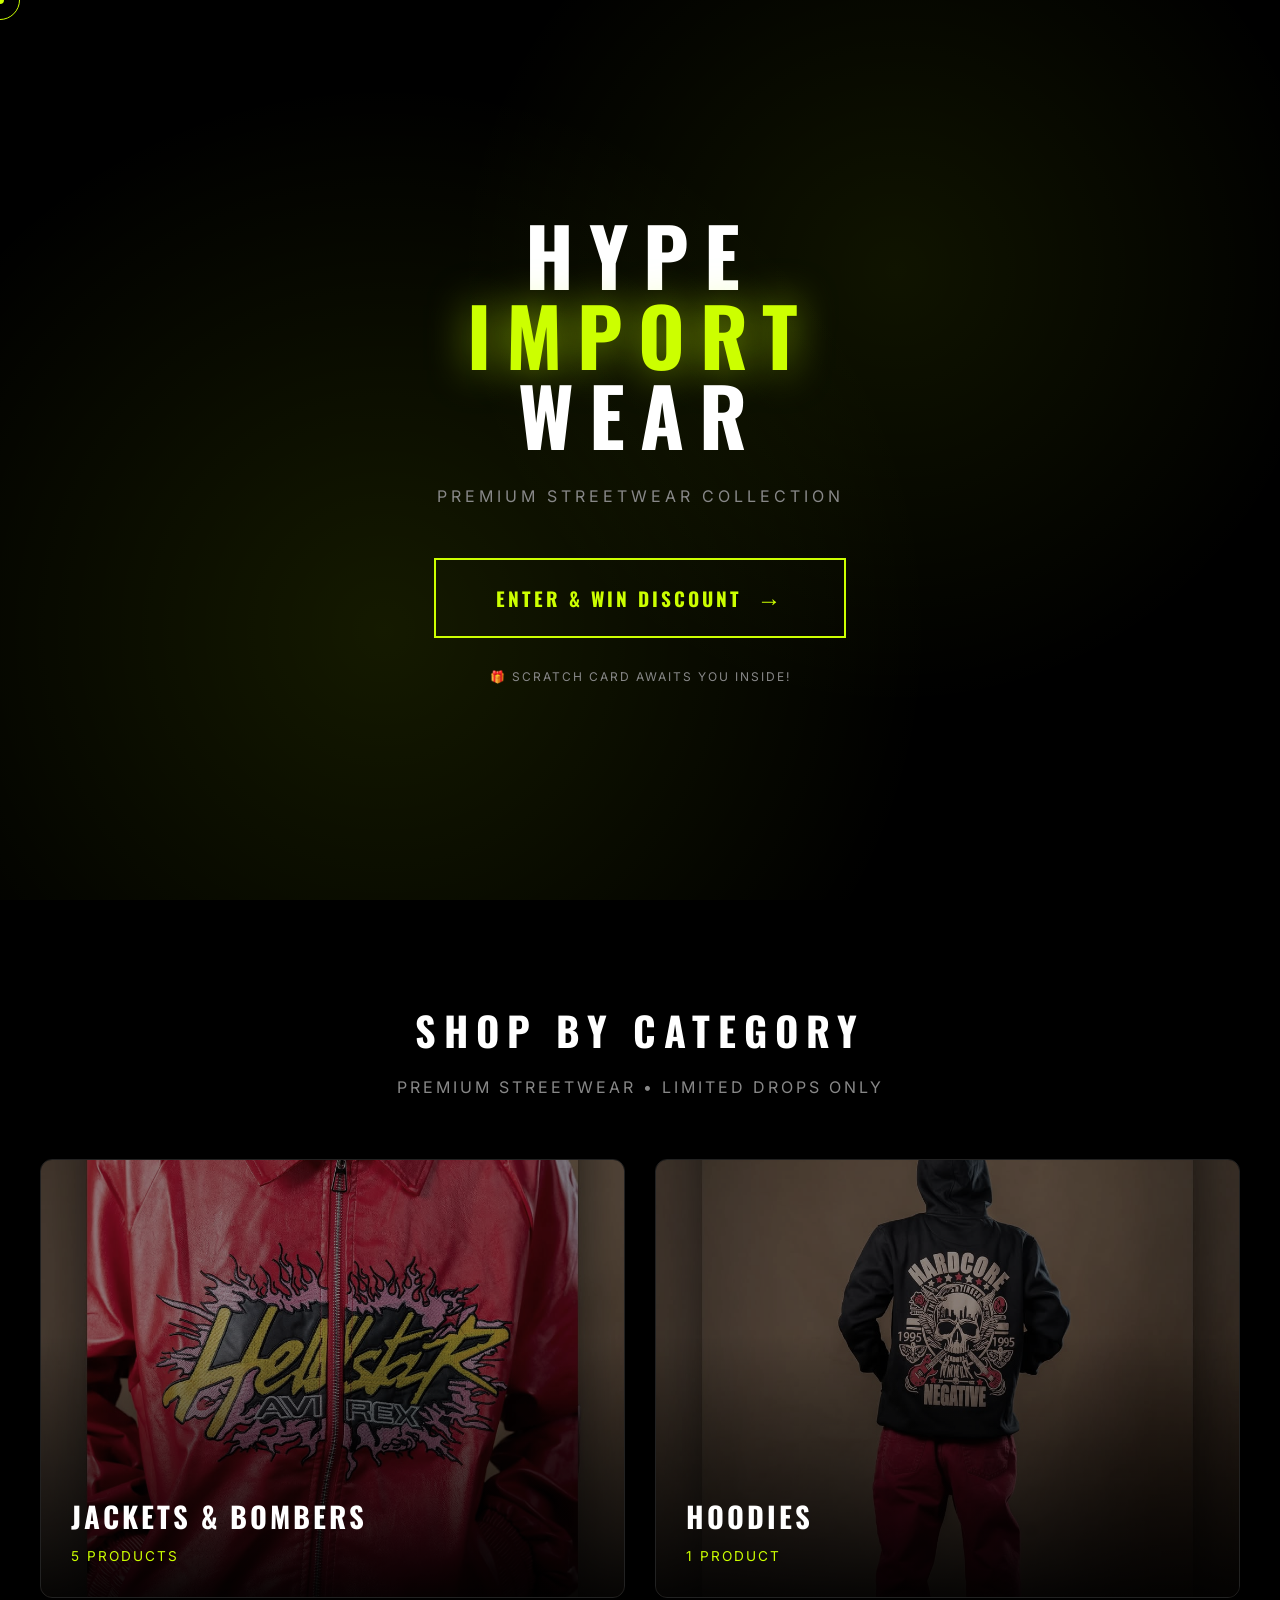
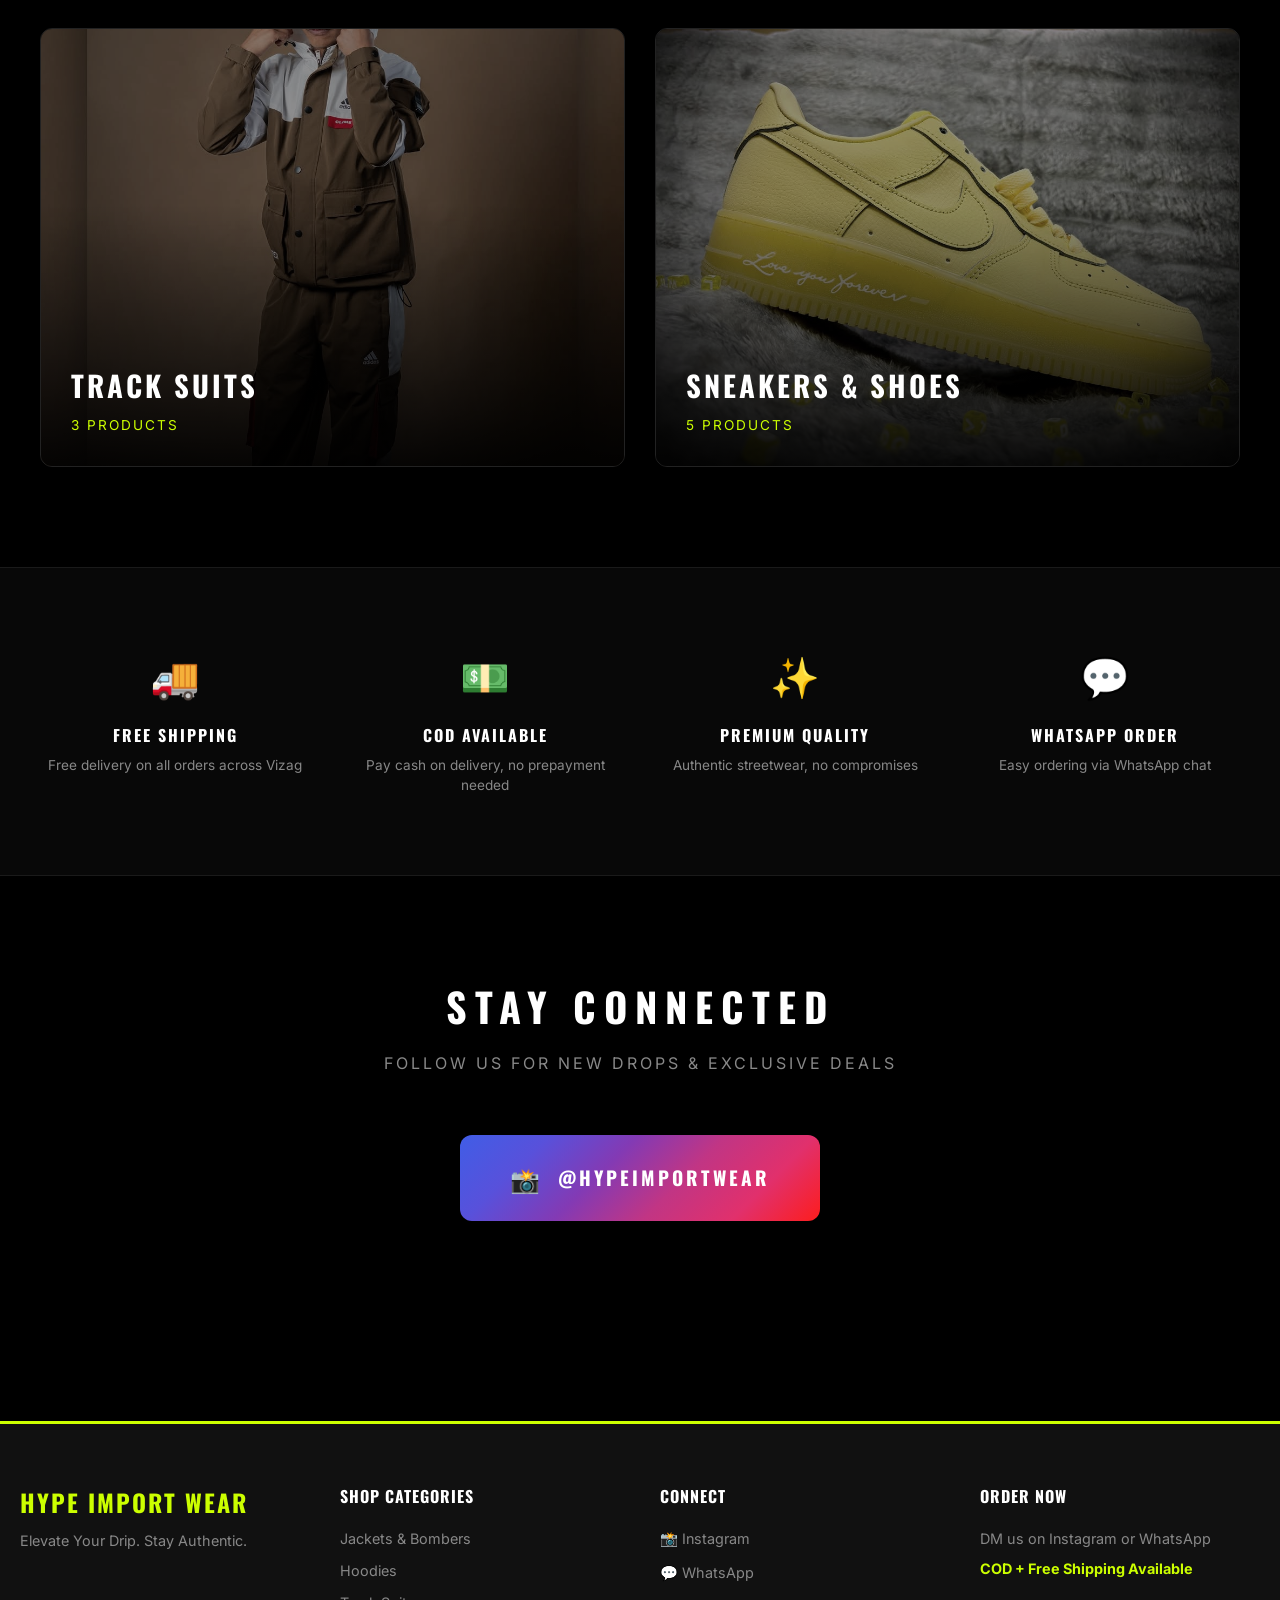
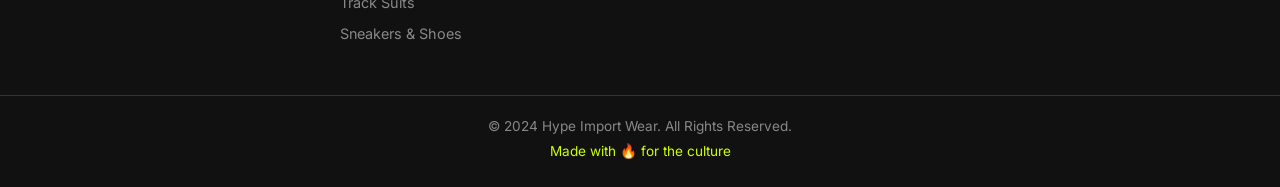
<file: index.html>
<!DOCTYPE html>
<html lang="en">

<head>
    <meta charset="UTF-8">
    <meta name="viewport" content="width=device-width, initial-scale=1.0, maximum-scale=1.0, user-scalable=no">
    <meta name="referrer" content="no-referrer">
    <meta name="mobile-web-app-capable" content="yes">
    <meta name="apple-mobile-web-app-capable" content="yes">
    <meta name="apple-mobile-web-app-status-bar-style" content="black-translucent">
    <title>Hype Import Wear | Elevate Your Drip | Premium Streetwear</title>
    <meta name="description"
        content="Shop premium streetwear at Hype Import Wear. Jackets, hoodies, track suits, and sneakers. COD + Free Shipping available.">
    <link rel="stylesheet" href="css/styles.css">
    <link rel="stylesheet" href="css/product-page.css">
    <link rel="preconnect" href="https://fonts.googleapis.com">
    <link rel="preconnect" href="https://fonts.gstatic.com" crossorigin>
    <link href="https://fonts.googleapis.com/css2?family=Inter:wght@400;700&family=Oswald:wght@500;700&display=swap"
        rel="stylesheet">
    <style>
        /* Landing Page Specific Styles */
        .landing-hero {
            min-height: 100vh;
            display: flex;
            align-items: center;
            justify-content: center;
            text-align: center;
            padding: 120px 20px 80px;
            position: relative;
            background: transparent;
            overflow: hidden;
        }

        .landing-hero::before {
            content: '';
            position: absolute;
            top: 0;
            left: 0;
            right: 0;
            bottom: 0;
            background:
                radial-gradient(circle at 20% 80%, rgba(204, 255, 0, 0.08) 0%, transparent 50%),
                radial-gradient(circle at 80% 20%, rgba(204, 255, 0, 0.05) 0%, transparent 40%);
            pointer-events: none;
        }

        .landing-hero-content {
            position: relative;
            z-index: 2;
            max-width: 900px;
        }

        .landing-logo {
            display: flex;
            flex-direction: column;
            gap: 5px;
            margin-bottom: 30px;
        }

        .landing-logo-line {
            font-family: var(--font-heading);
            font-size: 4rem;
            font-weight: 700;
            letter-spacing: 15px;
            line-height: 1.1;
            color: var(--text-main);
        }

        .landing-logo-line.accent {
            color: var(--primary);
            text-shadow: 0 0 60px rgba(204, 255, 0, 0.4);
        }

        .landing-tagline {
            font-size: 1.2rem;
            color: var(--text-muted);
            letter-spacing: 6px;
            text-transform: uppercase;
            margin-bottom: 50px;
        }

        .landing-cta-group {
            display: flex;
            gap: 20px;
            justify-content: center;
            flex-wrap: wrap;
        }

        .landing-cta {
            display: inline-flex;
            align-items: center;
            gap: 12px;
            padding: 18px 40px;
            font-family: var(--font-heading);
            font-size: 1.1rem;
            font-weight: 700;
            text-transform: uppercase;
            letter-spacing: 3px;
            text-decoration: none;
            border-radius: var(--radius);
            transition: all 0.3s ease;
        }

        .landing-cta-primary {
            background: var(--primary);
            color: var(--bg-dark);
            border: 2px solid var(--primary);
        }

        .landing-cta-primary:hover {
            background: transparent;
            color: var(--primary);
            transform: translateY(-3px);
            box-shadow: 0 10px 30px rgba(204, 255, 0, 0.3);
        }

        .landing-cta-secondary {
            background: transparent;
            color: var(--text-main);
            border: 2px solid #333;
        }

        .landing-cta-secondary:hover {
            border-color: var(--primary);
            color: var(--primary);
            transform: translateY(-3px);
        }

        .scroll-indicator {
            position: absolute;
            bottom: 40px;
            left: 50%;
            transform: translateX(-50%);
            color: var(--text-muted);
            font-size: 0.8rem;
            letter-spacing: 3px;
            text-transform: uppercase;
            animation: bounce 2s infinite;
        }

        .scroll-indicator span {
            display: block;
            margin-top: 10px;
            font-size: 1.5rem;
        }

        @keyframes bounce {

            0%,
            20%,
            50%,
            80%,
            100% {
                transform: translateX(-50%) translateY(0);
            }

            40% {
                transform: translateX(-50%) translateY(-10px);
            }

            60% {
                transform: translateX(-50%) translateY(-5px);
            }
        }

        /* Category Showcase Section */
        .category-showcase {
            padding: 100px 20px;
            background: transparent;
        }

        .section-header {
            text-align: center;
            margin-bottom: 60px;
        }

        .section-title {
            font-family: var(--font-heading);
            font-size: 2.5rem;
            font-weight: 700;
            text-transform: uppercase;
            letter-spacing: 8px;
            color: var(--text-main);
            margin-bottom: 15px;
        }

        .section-subtitle {
            color: var(--text-muted);
            font-size: 1rem;
            letter-spacing: 3px;
            text-transform: uppercase;
        }

        .category-grid {
            display: grid;
            grid-template-columns: repeat(2, 1fr);
            gap: 30px;
            max-width: 1200px;
            margin: 0 auto;
        }

        .category-card {
            position: relative;
            aspect-ratio: 4/3;
            overflow: hidden;
            border-radius: var(--radius);
            border: 1px solid #222;
            cursor: pointer;
            transition: all 0.4s ease;
        }

        .category-card:hover {
            transform: translateY(-10px);
            border-color: var(--primary);
            box-shadow: 0 20px 60px rgba(204, 255, 0, 0.15);
        }

        .category-card-bg {
            position: absolute;
            top: 0;
            left: 0;
            width: 100%;
            height: 100%;
            background-size: cover;
            background-position: center;
            filter: grayscale(30%) brightness(0.6);
            transition: all 0.4s ease;
        }

        .category-card:hover .category-card-bg {
            filter: grayscale(0%) brightness(0.8);
            transform: scale(1.05);
        }

        .category-card-overlay {
            position: absolute;
            top: 0;
            left: 0;
            width: 100%;
            height: 100%;
            background: linear-gradient(180deg, transparent 40%, rgba(0, 0, 0, 0.9) 100%);
        }

        .category-card-content {
            position: absolute;
            bottom: 0;
            left: 0;
            right: 0;
            padding: 30px;
            z-index: 2;
        }

        .category-card-title {
            font-family: var(--font-heading);
            font-size: 1.8rem;
            font-weight: 700;
            text-transform: uppercase;
            letter-spacing: 3px;
            color: var(--text-main);
            margin-bottom: 8px;
        }

        .category-card-count {
            font-size: 0.85rem;
            color: var(--primary);
            letter-spacing: 2px;
            text-transform: uppercase;
        }

        .category-card-arrow {
            position: absolute;
            top: 20px;
            right: 20px;
            width: 50px;
            height: 50px;
            border: 2px solid rgba(255, 255, 255, 0.3);
            border-radius: 50%;
            display: flex;
            align-items: center;
            justify-content: center;
            color: var(--text-main);
            font-size: 1.2rem;
            transition: all 0.3s ease;
            opacity: 0;
            transform: translateX(-10px);
        }

        .category-card:hover .category-card-arrow {
            opacity: 1;
            transform: translateX(0);
            border-color: var(--primary);
            color: var(--primary);
        }

        /* Features Section */
        .features-section {
            padding: 80px 20px;
            background: rgba(10, 10, 10, 0.8);
            border-top: 1px solid #1a1a1a;
            border-bottom: 1px solid #1a1a1a;
        }

        .features-grid {
            display: grid;
            grid-template-columns: repeat(4, 1fr);
            gap: 40px;
            max-width: 1200px;
            margin: 0 auto;
        }

        .feature-item {
            text-align: center;
        }

        .feature-icon {
            font-size: 2.5rem;
            margin-bottom: 15px;
        }

        .feature-title {
            font-family: var(--font-heading);
            font-size: 1rem;
            font-weight: 700;
            text-transform: uppercase;
            letter-spacing: 2px;
            color: var(--text-main);
            margin-bottom: 8px;
        }

        .feature-desc {
            font-size: 0.85rem;
            color: var(--text-muted);
            line-height: 1.5;
        }

        /* Instagram CTA Section */
        .instagram-section {
            padding: 100px 20px;
            text-align: center;
            background: transparent;
        }

        .instagram-cta {
            display: inline-flex;
            align-items: center;
            gap: 15px;
            padding: 25px 50px;
            background: linear-gradient(135deg, #405DE6, #5851DB, #833AB4, #C13584, #E1306C, #FD1D1D);
            border-radius: var(--radius);
            color: white;
            text-decoration: none;
            font-family: var(--font-heading);
            font-size: 1.2rem;
            font-weight: 700;
            text-transform: uppercase;
            letter-spacing: 3px;
            transition: all 0.3s ease;
        }

        .instagram-cta:hover {
            transform: translateY(-5px);
            box-shadow: 0 20px 40px rgba(193, 53, 132, 0.4);
        }

        .instagram-cta-icon {
            font-size: 1.5rem;
        }

        /* Navigation Bar */
        .header-nav {
            position: fixed;
            top: 0;
            left: 0;
            right: 0;
            z-index: 1000;
            background: rgba(0, 0, 0, 0.95);
            backdrop-filter: blur(10px);
            border-bottom: 1px solid rgba(204, 255, 0, 0.1);
        }

        .header-nav-content {
            max-width: 1400px;
            margin: 0 auto;
            display: flex;
            align-items: center;
            justify-content: space-between;
            padding: 12px 20px;
        }

        .nav-logo img {
            height: 45px;
            width: auto;
        }

        .nav-links {
            display: flex;
            align-items: center;
            gap: 8px;
        }

        .nav-link {
            color: var(--text-muted);
            text-decoration: none;
            font-family: var(--font-heading);
            font-size: 0.85rem;
            font-weight: 500;
            text-transform: uppercase;
            letter-spacing: 1px;
            padding: 10px 16px;
            border-radius: var(--radius);
            transition: all 0.3s ease;
        }

        .nav-link:hover {
            color: var(--primary);
            background: rgba(204, 255, 0, 0.1);
        }

        .nav-link.active {
            color: var(--primary);
            background: rgba(204, 255, 0, 0.15);
        }

        .nav-actions {
            display: flex;
            align-items: center;
            gap: 12px;
        }

        .mobile-menu-btn {
            display: none;
            background: transparent;
            border: none;
            color: var(--text-main);
            font-size: 1.5rem;
            cursor: pointer;
            padding: 5px;
        }

        .mobile-nav {
            display: none;
            flex-direction: column;
            background: rgba(0, 0, 0, 0.98);
            border-top: 1px solid rgba(204, 255, 0, 0.1);
            padding: 20px;
        }

        .mobile-nav.show {
            display: flex;
        }

        .mobile-nav-link {
            color: var(--text-muted);
            text-decoration: none;
            font-family: var(--font-heading);
            font-size: 1rem;
            text-transform: uppercase;
            letter-spacing: 2px;
            padding: 15px 0;
            border-bottom: 1px solid rgba(255, 255, 255, 0.05);
            transition: all 0.3s ease;
        }

        .mobile-nav-link:hover,
        .mobile-nav-link.active {
            color: var(--primary);
        }

        .mobile-nav-link:last-child {
            border-bottom: none;
        }

        /* Mobile Responsive */
        @media (max-width: 1024px) {
            .category-grid {
                grid-template-columns: 1fr;
            }

            .nav-links {
                display: none;
            }

            .mobile-menu-btn {
                display: block;
            }
        }

        @media (max-width: 768px) {
            .landing-logo-line {
                font-size: 2.5rem;
                letter-spacing: 8px;
            }

            .landing-tagline {
                font-size: 0.9rem;
                letter-spacing: 3px;
            }

            .landing-cta {
                padding: 15px 30px;
                font-size: 1rem;
            }

            .section-title {
                font-size: 1.8rem;
                letter-spacing: 5px;
            }

            .features-grid {
                grid-template-columns: repeat(2, 1fr);
                gap: 30px;
            }

            .category-card-title {
                font-size: 1.4rem;
            }
        }

        @media (max-width: 480px) {
            .landing-cta-group {
                flex-direction: column;
                width: 100%;
                padding: 0 20px;
            }

            .landing-cta {
                width: 100%;
                justify-content: center;
            }

            .features-grid {
                grid-template-columns: 1fr;
            }
        }

        /* Redesigned Vibe Modal (Glassmorphism) */
        .category-modal-content {
            background: rgba(10, 10, 10, 0.75) !important;
            backdrop-filter: blur(20px) !important;
            -webkit-backdrop-filter: blur(20px) !important;
            border: 1px solid rgba(204, 255, 0, 0.2);
            border-radius: 24px;
            padding: 40px !important;
            max-width: 600px !important;
            box-shadow: 0 40px 100px rgba(0, 0, 0, 0.8), 0 0 40px rgba(204, 255, 0, 0.1);
        }

        .cat-modal-title {
            font-size: 2.5rem;
            margin-bottom: 8px;
            background: linear-gradient(to right, #fff, var(--primary));
            -webkit-background-clip: text;
            background-clip: text;
            -webkit-text-fill-color: transparent;
            text-align: center;
        }

        .cat-modal-subtitle {
            text-align: center;
            margin-bottom: 30px;
            color: var(--text-muted);
            letter-spacing: 2px;
            text-transform: uppercase;
            font-size: 0.9rem;
        }

        .interest-grid {
            display: grid;
            grid-template-columns: repeat(2, 1fr);
            gap: 15px;
            margin-bottom: 30px;
        }

        .vibe-card {
            background: rgba(255, 255, 255, 0.03);
            border: 1px solid rgba(255, 255, 255, 0.08);
            border-radius: 16px;
            padding: 20px;
            text-align: center;
            text-decoration: none;
            transition: all 0.4s cubic-bezier(0.4, 0, 0.2, 1);
            position: relative;
            overflow: hidden;
            display: flex;
            flex-direction: column;
            align-items: center;
            gap: 12px;
        }

        .vibe-card:hover {
            background: rgba(204, 255, 0, 0.08);
            border-color: var(--primary);
            transform: translateY(-8px) scale(1.02);
            box-shadow: 0 20px 40px rgba(0, 0, 0, 0.4);
        }

        .vibe-card-icon {
            font-size: 2rem;
            margin-bottom: 5px;
            transition: transform 0.4s ease;
        }

        .vibe-card:hover .vibe-card-icon {
            transform: scale(1.2) rotate(5deg);
        }

        .vibe-card-label {
            color: #fff;
            font-family: var(--font-heading);
            font-weight: 600;
            letter-spacing: 1px;
            text-transform: uppercase;
            font-size: 0.9rem;
        }

        .vibe-card:hover .vibe-card-label {
            color: var(--primary);
        }

        .browse-all-link {
            display: block;
            text-align: center;
            color: var(--text-muted);
            text-decoration: none;
            font-size: 0.85rem;
            letter-spacing: 2px;
            text-transform: uppercase;
            transition: color 0.3s ease;
            margin-top: 20px;
        }

        .browse-all-link:hover {
            color: var(--primary);
        }

        @media (max-width: 600px) {
            .category-modal-content {
                padding: 30px 20px !important;
                margin: 15px;
                border-radius: 20px;
            }

            .cat-modal-title {
                font-size: 1.8rem;
            }

            .interest-grid {
                grid-template-columns: 1fr;
            }

            .vibe-card {
                padding: 15px;
                flex-direction: row;
                justify-content: flex-start;
            }

            .vibe-card-icon {
                font-size: 1.5rem;
                margin-bottom: 0;
            }
        }
    </style>
</head>

<body>
    <!-- Entry Splash Screen -->
    <div id="splash-screen" class="splash-screen">
        <div class="splash-content">
            <div class="splash-logo">
                <span class="splash-brand">HYPE</span>
                <span class="splash-brand accent">IMPORT</span>
                <span class="splash-brand">WEAR</span>
            </div>
            <p class="splash-tagline">Premium Streetwear Collection</p>
            <button id="enter-site-btn" class="enter-btn">
                <span class="enter-text">ENTER & WIN DISCOUNT</span>
                <span class="enter-icon">→</span>
            </button>
            <p class="splash-hint">🎁 Scratch card awaits you inside!</p>
        </div>
        <div class="splash-overlay"></div>
    </div>

    <!-- Background Effect -->
    <canvas id="bg-canvas"></canvas>

    <!-- Toast Container -->
    <div id="toast-container" class="toast-container"></div>

    <!-- Header with Navigation -->
    <header class="header-nav">
        <div class="header-nav-content">
            <a href="index.html" class="nav-logo">
                <img src="assets/590383713_17843854689654572_6541334605260396577_n.jpg" alt="Hype Import Wear">
            </a>

            <!-- Desktop Navigation -->
            <nav class="nav-links">
                <a href="index.html" class="nav-link active">Home</a>
                <a href="products/jackets.html" class="nav-link">Jackets</a>
                <a href="products/hoodies.html" class="nav-link">Hoodies</a>
                <a href="products/tracksuits.html" class="nav-link">Track Suits</a>
                <a href="products/sneakers.html" class="nav-link">Sneakers</a>
            </nav>

            <div class="nav-actions">
                <button id="wishlist-btn" class="wishlist-btn" onclick="openModal('wishlist-modal')">
                    <span class="wishlist-icon">♡</span>
                    <span id="wishlist-count" class="badge">0</span>
                </button>
                <button id="cart-btn" class="cart-btn" onclick="openModal('cart-modal')">
                    Cart <span id="cart-count" class="badge">0</span>
                </button>

                <!-- Mobile Menu Toggle -->
                <button class="mobile-menu-btn" onclick="toggleMobileMenu()">
                    <span class="menu-icon">☰</span>
                </button>
            </div>
        </div>

        <!-- Mobile Navigation -->
        <nav class="mobile-nav hidden" id="mobile-nav">
            <a href="index.html" class="mobile-nav-link active">Home</a>
            <a href="products/jackets.html" class="mobile-nav-link">Jackets & Bombers</a>
            <a href="products/hoodies.html" class="mobile-nav-link">Hoodies</a>
            <a href="products/tracksuits.html" class="mobile-nav-link">Track Suits</a>
            <a href="products/sneakers.html" class="mobile-nav-link">Sneakers & Shoes</a>
        </nav>
    </header>

    <!-- Hero Section -->
    <section class="landing-hero">
        <div class="landing-hero-content">
            <div class="landing-logo">
                <span class="landing-logo-line">HYPE</span>
                <span class="landing-logo-line accent">IMPORT</span>
                <span class="landing-logo-line">WEAR</span>
            </div>
            <p class="landing-tagline">Elevate Your Drip • Stay Authentic</p>
            <div class="landing-cta-group">
                <a href="#shop" class="landing-cta landing-cta-primary">
                    <span>🔥</span>
                    <span>Shop Now</span>
                </a>
                <a href="https://www.instagram.com/hypeimportwear/" target="_blank"
                    class="landing-cta landing-cta-secondary">
                    <span>📸</span>
                    <span>Follow Us</span>
                </a>
            </div>
        </div>
        <div class="scroll-indicator">
            <span>Scroll</span>
            <span>↓</span>
        </div>
    </section>

    <!-- Category Showcase -->
    <section id="shop" class="category-showcase">
        <div class="section-header">
            <h2 class="section-title">Shop by Category</h2>
            <p class="section-subtitle">Premium Streetwear • Limited Drops Only</p>
        </div>
        <div class="category-grid">
            <a href="products/jackets.html" class="category-card">
                <div class="category-card-bg"
                    style="background-image: url('assets/products/3_hellstar_avirex_bomber/main.jpg')"></div>
                <div class="category-card-overlay"></div>
                <div class="category-card-content">
                    <h3 class="category-card-title">Jackets & Bombers</h3>
                    <p class="category-card-count">5 Products</p>
                </div>
                <div class="category-card-arrow">→</div>
            </a>
            <a href="products/hoodies.html" class="category-card">
                <div class="category-card-bg"
                    style="background-image: url('assets/products/6_heavy_backprint_hoodie/main.jpg')"></div>
                <div class="category-card-overlay"></div>
                <div class="category-card-content">
                    <h3 class="category-card-title">Hoodies</h3>
                    <p class="category-card-count">1 Product</p>
                </div>
                <div class="category-card-arrow">→</div>
            </a>
            <a href="products/tracksuits.html" class="category-card">
                <div class="category-card-bg"
                    style="background-image: url('assets/products/7_adidas_brown_white_set/main.jpg')"></div>
                <div class="category-card-overlay"></div>
                <div class="category-card-content">
                    <h3 class="category-card-title">Track Suits</h3>
                    <p class="category-card-count">3 Products</p>
                </div>
                <div class="category-card-arrow">→</div>
            </a>
            <a href="products/sneakers.html" class="category-card">
                <div class="category-card-bg"
                    style="background-image: url('assets/products/10_nocta_air_force_1/main.jpg')"></div>
                <div class="category-card-overlay"></div>
                <div class="category-card-content">
                    <h3 class="category-card-title">Sneakers & Shoes</h3>
                    <p class="category-card-count">5 Products</p>
                </div>
                <div class="category-card-arrow">→</div>
            </a>
        </div>
    </section>

    <!-- Features Section -->
    <section class="features-section">
        <div class="features-grid">
            <div class="feature-item">
                <div class="feature-icon">🚚</div>
                <h3 class="feature-title">Free Shipping</h3>
                <p class="feature-desc">Free delivery on all orders across Vizag</p>
            </div>
            <div class="feature-item">
                <div class="feature-icon">💵</div>
                <h3 class="feature-title">COD Available</h3>
                <p class="feature-desc">Pay cash on delivery, no prepayment needed</p>
            </div>
            <div class="feature-item">
                <div class="feature-icon">✨</div>
                <h3 class="feature-title">Premium Quality</h3>
                <p class="feature-desc">Authentic streetwear, no compromises</p>
            </div>
            <div class="feature-item">
                <div class="feature-icon">💬</div>
                <h3 class="feature-title">WhatsApp Order</h3>
                <p class="feature-desc">Easy ordering via WhatsApp chat</p>
            </div>
        </div>
    </section>

    <!-- Instagram CTA -->
    <section class="instagram-section">
        <div class="section-header">
            <h2 class="section-title">Stay Connected</h2>
            <p class="section-subtitle">Follow us for new drops & exclusive deals</p>
        </div>
        <a href="https://www.instagram.com/hypeimportwear/" target="_blank" class="instagram-cta">
            <span class="instagram-cta-icon">📸</span>
            <span>@hypeimportwear</span>
        </a>
    </section>

    <!-- Discount FAB -->
    <button id="spin-fab" class="spin-fab hidden" onclick="openModal('spin-modal')">
        <span class="fab-icon">%</span>
        <span class="fab-text">DEAL</span>
    </button>

    <!-- Cart Modal -->
    <div id="cart-modal" class="modal hidden">
        <div class="modal-content cart-content">
            <div class="modal-header">
                <h2>Your Cart</h2>
                <button class="close-btn" onclick="closeModal('cart-modal')">&times;</button>
            </div>
            <div id="cart-items" class="cart-items">
                <p class="empty-msg">Your cart is empty.</p>
            </div>
            <div class="cart-footer">
                <div class="summary">
                    <p>Subtotal: <span id="cart-subtotal">₹0.00</span></p>
                    <p class="discount-row hidden">Discount (<span id="discount-rate">0</span>%): -<span
                            id="discount-amount">₹0.00</span></p>
                    <h3>Total: <span id="cart-total">₹0.00</span></h3>
                </div>
                <button id="checkout-btn" class="btn-primary full-width" onclick="openModal('checkout-modal')">Checkout
                    via WhatsApp</button>
            </div>
        </div>
    </div>

    <!-- Checkout Modal -->
    <div id="checkout-modal" class="modal hidden">
        <div class="modal-content checkout-content">
            <div class="modal-header">
                <h2>Complete Your Order</h2>
                <button class="close-btn" onclick="closeModal('checkout-modal')">&times;</button>
            </div>
            <div class="checkout-form">
                <p class="checkout-subtitle">Enter your details to proceed</p>
                <div id="checkout-error" class="form-error"></div>
                <div class="form-group">
                    <label for="customer-name">Your Name *</label>
                    <input type="text" id="customer-name" class="form-input" placeholder="Enter your full name"
                        required>
                </div>
                <div class="form-group">
                    <label for="customer-phone">Phone Number *</label>
                    <input type="tel" id="customer-phone" class="form-input" inputmode="numeric" maxlength="10"
                        placeholder="Enter your valid mobile number" required pattern="[0-9]{10}">
                    <p class="input-hint">Enter a 10-digit mobile number (numbers only).</p>
                </div>
                <div class="form-group">
                    <label for="customer-address">Delivery Address *</label>
                    <textarea id="customer-address" class="form-input address-input"
                        placeholder="House No, Street, City, Pin Code" required rows="3"></textarea>
                    <p class="input-hint">Include house/flat no., street, city, and PIN for delivery.</p>
                </div>
                <div class="checkout-summary">
                    <p>Items: <span id="checkout-items-count">0</span></p>
                    <p>Total: <span id="checkout-total" class="highlight">₹0</span></p>
                </div>
                <button id="confirm-checkout-btn" class="btn-primary full-width">Send Order via WhatsApp</button>
            </div>
        </div>
    </div>

    <!-- Scratch Card Modal -->
    <div id="spin-modal" class="modal hidden">
        <div class="modal-content scratch-content">
            <div class="modal-header">
                <h2>SCRATCH & WIN</h2>
                <button class="close-btn" onclick="closeModal('spin-modal')">&times;</button>
            </div>
            <p class="scratch-subtitle">SCRATCH THE CARD TO REVEAL YOUR DISCOUNT</p>
            <div class="scratch-card-container">
                <div class="scratch-card">
                    <div class="scratch-prize">
                        <span class="prize-amount">10%</span>
                        <span class="prize-text">OFF</span>
                    </div>
                    <canvas id="scratch-canvas"></canvas>
                </div>
            </div>
            <p id="spin-result" class="scratch-result"></p>
            <div id="scratch-cta" class="scratch-actions">
                <p class="scratch-note">Tap below to lock in your discount before you pick a vibe.</p>
                <button id="apply-discount-btn" class="btn-primary full-width">Apply 10% and continue</button>
            </div>
        </div>
    </div>

    <!-- Wishlist Modal -->
    <div id="wishlist-modal" class="modal hidden">
        <div class="modal-content wishlist-content">
            <div class="modal-header">
                <h2>Your Wishlist</h2>
                <button class="close-btn" onclick="closeModal('wishlist-modal')">&times;</button>
            </div>
            <div id="wishlist-items" class="wishlist-items">
                <p class="empty-msg">Your wishlist is empty. ♡</p>
            </div>
        </div>
    </div>

    <!-- Category Selection Modal (Onboarding) -->
    <div id="category-modal" class="modal hidden">
        <div class="modal-content category-modal-content">
            <div class="category-selection-body">
                <h2 class="cat-modal-title">WHAT'S YOUR VIBE?</h2>
                <p class="cat-modal-subtitle">Pick a category to start your haul</p>
                <div id="interest-selection" class="interest-grid">
                    <a href="products/jackets.html" class="vibe-card">
                        <span class="vibe-card-icon">🧥</span>
                        <span class="vibe-card-label">Jackets & Bombers</span>
                    </a>
                    <a href="products/hoodies.html" class="vibe-card">
                        <span class="vibe-card-icon">👕</span>
                        <span class="vibe-card-label">Hoodies</span>
                    </a>
                    <a href="products/tracksuits.html" class="vibe-card">
                        <span class="vibe-card-icon">👟</span>
                        <span class="vibe-card-label">Track Suits</span>
                    </a>
                    <a href="products/sneakers.html" class="vibe-card">
                        <span class="vibe-card-icon">🔥</span>
                        <span class="vibe-card-label">Sneakers & Shoes</span>
                    </a>
                </div>
                <button id="confirm-interests-btn" class="btn-primary full-width"
                    onclick="closeModal('category-modal')">EXPLORE ALL DROPS</button>
                <a href="#" class="browse-all-link" onclick="closeModal('category-modal'); return false;">Just browsing
                    for now</a>
            </div>
        </div>
    </div>

    <!-- Back to Top Button -->
    <button id="back-to-top" class="back-to-top hidden" onclick="window.scrollTo({top:0, behavior:'smooth'})">
        <span class="btt-icon">↑</span>
        <span class="btt-text">TOP</span>
    </button>

    <!-- Custom Cursor -->
    <div class="cursor-dot"></div>
    <div class="cursor-outline"></div>

    <!-- Footer -->
    <footer class="footer">
        <div class="container footer-content">
            <div class="footer-brand">
                <h3 class="footer-logo">HYPE IMPORT WEAR</h3>
                <p class="footer-tagline">Elevate Your Drip. Stay Authentic.</p>
            </div>
            <div class="footer-links">
                <h4>Shop Categories</h4>
                <a href="products/jackets.html">Jackets & Bombers</a>
                <a href="products/hoodies.html">Hoodies</a>
                <a href="products/tracksuits.html">Track Suits</a>
                <a href="products/sneakers.html">Sneakers & Shoes</a>
            </div>
            <div class="footer-social">
                <h4>Connect</h4>
                <a href="https://www.instagram.com/hypeimportwear/" target="_blank" class="social-link">📸 Instagram</a>
                <a href="https://wa.me/918309223139" target="_blank" class="social-link">💬 WhatsApp</a>
            </div>
            <div class="footer-contact">
                <h4>Order Now</h4>
                <p>DM us on Instagram or WhatsApp</p>
                <p class="highlight">COD + Free Shipping Available</p>
            </div>
        </div>
        <div class="footer-bottom">
            <p>© 2024 Hype Import Wear. All Rights Reserved.</p>
            <p class="made-with">Made with 🔥 for the culture</p>
        </div>
    </footer>

    <!-- Scripts -->
    <script src="js/products-data.js"></script>
    <script src="js/cart.js"></script>
    <script>
        // Modal functions
        function openModal(modalId) {
            const modal = document.getElementById(modalId);
            if (modal) {
                modal.classList.remove('hidden');
                document.body.style.overflow = 'hidden';
            }
        }

        function closeModal(modalId) {
            const modal = document.getElementById(modalId);
            if (modal) {
                modal.classList.add('hidden');
                document.body.style.overflow = '';
            }
        }

        // Close modal when clicking outside
        document.addEventListener('click', (e) => {
            if (e.target.classList.contains('modal')) {
                e.target.classList.add('hidden');
                document.body.style.overflow = '';
            }
        });

        // ESC Key to close modals
        document.addEventListener('keydown', (e) => {
            if (e.key === 'Escape') {
                const openModals = document.querySelectorAll('.modal:not(.hidden)');
                openModals.forEach(modal => {
                    modal.classList.add('hidden');
                });
                document.body.style.overflow = '';
            }
        });

        // Splash Screen Logic
        const splashScreen = document.getElementById('splash-screen');
        const enterBtn = document.getElementById('enter-site-btn');
        const spinModal = document.getElementById('spin-modal');
        const spinFab = document.getElementById('spin-fab');

        // Mobile Menu Toggle
        function toggleMobileMenu() {
            const mobileNav = document.getElementById('mobile-nav');
            const menuBtn = document.querySelector('.mobile-menu-btn .menu-icon');
            mobileNav.classList.toggle('show');
            mobileNav.classList.toggle('hidden');
            menuBtn.textContent = mobileNav.classList.contains('show') ? '✕' : '☰';
        }
        window.toggleMobileMenu = toggleMobileMenu;

        // Check if already entered this session
        if (sessionStorage.getItem('hype_hasEntered') === 'true') {
            splashScreen.classList.add('hidden');
            // If they already entered, we still show the vibe modal on reload to ensure "poping everutime"
            // but after a slight delay so it's not jarring
            setTimeout(() => openModal('category-modal'), 800);
        }

        enterBtn.addEventListener('click', () => {
            splashScreen.classList.add('hidden');
            sessionStorage.setItem('hype_hasEntered', 'true');

            // Always show category selection modal first when entering
            setTimeout(() => openModal('category-modal'), 500);
        });

        // Toggle FAB visibility based on spin status
        if (localStorage.getItem('neon_hasSpun') !== 'true') {
            spinFab.classList.remove('hidden');
        }

        // Scratch Card Logic
        let scratchCanvas, scratchCtx, isScratching = false;

        function initScratchCard() {
            scratchCanvas = document.getElementById('scratch-canvas');
            if (!scratchCanvas) return;

            scratchCtx = scratchCanvas.getContext('2d');
            const container = scratchCanvas.parentElement;
            scratchCanvas.width = container.offsetWidth;
            scratchCanvas.height = container.offsetHeight;

            // Draw scratch surface
            const w = scratchCanvas.width;
            const h = scratchCanvas.height;

            const gradient = scratchCtx.createLinearGradient(0, 0, w, h);
            gradient.addColorStop(0, '#3a3a3a');
            gradient.addColorStop(0.5, '#5a5a5a');
            gradient.addColorStop(1, '#3a3a3a');

            scratchCtx.fillStyle = gradient;
            scratchCtx.fillRect(0, 0, w, h);

            scratchCtx.fillStyle = '#ccff00';
            scratchCtx.font = '900 18px Oswald, sans-serif';
            scratchCtx.textAlign = 'center';
            scratchCtx.textBaseline = 'middle';
            scratchCtx.fillText('SCRATCH HERE', w / 2, h / 2);

            // Event listeners
            scratchCanvas.addEventListener('mousedown', () => isScratching = true);
            scratchCanvas.addEventListener('mouseup', () => isScratching = false);
            scratchCanvas.addEventListener('mouseleave', () => isScratching = false);
            scratchCanvas.addEventListener('mousemove', scratch);

            scratchCanvas.addEventListener('touchstart', (e) => { e.preventDefault(); isScratching = true; });
            scratchCanvas.addEventListener('touchend', () => isScratching = false);
            scratchCanvas.addEventListener('touchmove', scratchTouch);
        }

        function scratch(e) {
            if (!isScratching || localStorage.getItem('neon_hasSpun') === 'true') return;
            const rect = scratchCanvas.getBoundingClientRect();
            const x = e.clientX - rect.left;
            const y = e.clientY - rect.top;
            scratchAt(x, y);
        }

        function scratchTouch(e) {
            e.preventDefault();
            if (!isScratching || localStorage.getItem('neon_hasSpun') === 'true') return;
            const touch = e.touches[0];
            const rect = scratchCanvas.getBoundingClientRect();
            const x = touch.clientX - rect.left;
            const y = touch.clientY - rect.top;
            scratchAt(x, y);
        }

        function scratchAt(x, y) {
            scratchCtx.globalCompositeOperation = 'destination-out';
            scratchCtx.beginPath();
            scratchCtx.arc(x, y, 25, 0, Math.PI * 2);
            scratchCtx.fill();

            checkScratchProgress();
        }

        function checkScratchProgress() {
            if (localStorage.getItem('neon_hasSpun') === 'true') return;

            const imageData = scratchCtx.getImageData(0, 0, scratchCanvas.width, scratchCanvas.height);
            const pixels = imageData.data;
            let transparentPixels = 0;

            for (let i = 3; i < pixels.length; i += 4) {
                if (pixels[i] < 128) transparentPixels++;
            }

            const percent = (transparentPixels / (pixels.length / 4)) * 100;

            if (percent > 50) {
                revealPrize();
            }
        }

        function revealPrize() {
            if (localStorage.getItem('neon_hasSpun') === 'true') return;

            scratchCtx.clearRect(0, 0, scratchCanvas.width, scratchCanvas.height);
            document.getElementById('spin-result').innerText = 'YOU WON 10% OFF!';

            localStorage.setItem('neon_hasSpun', 'true');
            localStorage.setItem('neon_discount', '10');

            setTimeout(() => {
                closeModal('spin-modal');
                spinFab.classList.add('hidden');
                // Show category selection modal
                openModal('category-modal');
            }, 1500);
        }

        // Initialize
        document.addEventListener('DOMContentLoaded', () => {
            CartManager.init();
            initScratchCard();

            // Update cart UI
            updateCartUI();

            // Checkout button
            const confirmBtn = document.getElementById('confirm-checkout-btn');
            if (confirmBtn) {
                confirmBtn.onclick = () => {
                    const name = document.getElementById('customer-name').value.trim();
                    const phone = document.getElementById('customer-phone').value.trim();
                    const address = document.getElementById('customer-address').value.trim();

                    if (!name || !phone || !address) {
                        alert('Please fill all fields');
                        return;
                    }

                    CartManager.checkout(name, phone, address);
                };
            }

            // Back to top
            window.addEventListener('scroll', () => {
                const btn = document.getElementById('back-to-top');
                if (window.scrollY > 500) {
                    btn.classList.remove('hidden');
                } else {
                    btn.classList.add('hidden');
                }
            });

            // Sync wishlist and cart on boot
            updateCartUI();
            updateWishlistUI();
        });

        // Resolve Path Helper (Root Context)
        function resolvePath(path) {
            return path; // On index.html, paths are already relative to root
        }

        // Update Cart UI function
        function updateCartUI() {
            const cart = CartManager.getCart();
            const cartItemsContainer = document.getElementById('cart-items');
            const cartSubtotal = document.getElementById('cart-subtotal');
            const cartTotal = document.getElementById('cart-total');
            const discountRow = document.querySelector('.discount-row');

            if (cart.length === 0) {
                cartItemsContainer.innerHTML = '<p class="empty-msg">Your cart is empty.</p>';
            } else {
                cartItemsContainer.innerHTML = cart.map(item => `
                    <div class="cart-item">
                        <img src="${resolvePath(item.img)}" alt="${item.title}" class="cart-item-img">
                        <div class="cart-item-details">
                            <h4>${item.title}</h4>
                            <p class="cart-variant">Size: ${item.selectedSize}</p>
                            <p>₹${item.price} x ${item.qty}</p>
                        </div>
                        <div class="cart-controls">
                            <button onclick="updateQty('${item.cartId}', -1)">-</button>
                            <span>${item.qty}</span>
                            <button onclick="updateQty('${item.cartId}', 1)">+</button>
                        </div>
                    </div>
                `).join('');
            }

            const subtotal = CartManager.getSubtotal();
            const discount = CartManager.getDiscount();
            const discountValue = subtotal * discount / 100;
            const total = subtotal - discountValue;

            if (cartSubtotal) cartSubtotal.innerText = `₹${subtotal.toFixed(2)}`;
            if (cartTotal) cartTotal.innerText = `₹${total.toFixed(2)}`;

            if (discount > 0 && discountRow) {
                discountRow.classList.remove('hidden');
                document.getElementById('discount-rate').innerText = discount;
                document.getElementById('discount-amount').innerText = `₹${discountValue.toFixed(2)}`;
            } else if (discountRow) {
                discountRow.classList.add('hidden');
            }

            const itemsCount = document.getElementById('checkout-items-count');
            const checkoutTotal = document.getElementById('checkout-total');
            if (itemsCount) itemsCount.innerText = CartManager.getTotalItems();
            if (checkoutTotal) checkoutTotal.innerText = `₹${total.toFixed(0)}`;
        }

        // Update Wishlist UI function
        function updateWishlistUI() {
            const wishlist = CartManager.getWishlist();
            const container = document.getElementById('wishlist-items');
            if (!container) return;

            if (wishlist.length === 0) {
                container.innerHTML = '<p class="empty-msg">Your wishlist is empty. ♡</p>';
            } else {
                // We need productsData to find titles/images
                const wishlistProducts = wishlist.map(id => productsData.find(p => p.id === id)).filter(p => p);
                container.innerHTML = wishlistProducts.map(product => `
                    <div class="wishlist-item">
                        <img src="${resolvePath(product.img)}" alt="${product.title}" class="wishlist-item-img">
                        <div class="wishlist-item-details">
                            <h4>${product.title}</h4>
                            <p>₹${product.price}</p>
                        </div>
                        <button class="wishlist-remove" onclick="toggleWishlist(${product.id})">×</button>
                    </div>
                `).join('');
            }
        }

        // Toggle Wishlist global bridge
        function toggleWishlist(productId) {
            CartManager.toggleWishlist(productId);
            updateWishlistUI();

            // Show toast feedback
            const isNowInWishlist = CartManager.isInWishlist(productId);
            showToast(
                isNowInWishlist ? 'Added to wishlist!' : 'Removed from wishlist',
                isNowInWishlist ? 'success' : 'info'
            );
        }

        // Toast notification (Root)
        function showToast(message, type = 'info') {
            let container = document.getElementById('toast-container');
            if (!container) {
                container = document.createElement('div');
                container.id = 'toast-container';
                container.className = 'toast-container';
                document.body.appendChild(container);
            }

            const toast = document.createElement('div');
            toast.className = `toast toast-${type}`;
            toast.innerHTML = `
                <span class="toast-message">${message}</span>
                <button class="toast-close" onclick="this.parentElement.remove()">×</button>
            `;

            container.appendChild(toast);

            // Auto remove after 5 seconds for better visibility
            setTimeout(() => {
                toast.classList.add('toast-fade');
                setTimeout(() => toast.remove(), 300);
            }, 5000);
        }

        function updateQty(cartId, change) {
            CartManager.updateQty(cartId, change);
            updateCartUI();
        }
    </script>
    <!-- Landing Page Effects Script -->
    <script src="js/landing.js"></script>
</body>

</html>
</file>
<file: css/styles.css>
:root {
    --bg-dark: #000000;
    /* Deep Black */
    --bg-card: #111111;
    --text-main: #ffffff;
    --text-muted: #888888;
    --primary: #ccff00;
    /* Neon Lime Green */
    --secondary: #ffffff;
    /* White Accent */
    --accent: #333333;
    /* Muted Gray */
    --shadow: 0 10px 40px rgba(0, 0, 0, 0.4);
    /* Soft shadow */
    --radius: 12px;
    /* Smooth corners */
    --font-heading: 'Oswald', sans-serif;
    --font-body: 'Inter', sans-serif;
}

* {
    margin: 0;
    padding: 0;
    box-sizing: border-box;
}

body {
    background-color: var(--bg-dark);
    color: var(--text-main);
    font-family: var(--font-body);
    line-height: 1.5;
}

/* =========================================
   SPLASH SCREEN / ENTRY
   ========================================= */
.splash-screen {
    position: fixed;
    top: 0;
    left: 0;
    width: 100%;
    height: 100%;
    background: var(--bg-dark);
    z-index: 10000;
    display: flex;
    align-items: center;
    justify-content: center;
    transition: opacity 0.5s ease, visibility 0.5s ease;
}

.splash-screen.hidden {
    opacity: 0;
    visibility: hidden;
    pointer-events: none;
}

.splash-overlay {
    position: absolute;
    top: 0;
    left: 0;
    width: 100%;
    height: 100%;
    background:
        radial-gradient(circle at 30% 70%, rgba(204, 255, 0, 0.1) 0%, transparent 50%),
        radial-gradient(circle at 70% 30%, rgba(204, 255, 0, 0.08) 0%, transparent 40%);
    pointer-events: none;
}

#bg-canvas {
    position: fixed;
    top: 0;
    left: 0;
    width: 100%;
    height: 100%;
    z-index: -1;
    pointer-events: none;
    background: var(--bg-dark);
}

.splash-content {
    position: relative;
    z-index: 2;
    text-align: center;
    padding: 40px;
}

.splash-logo {
    display: flex;
    flex-direction: column;
    align-items: center;
    gap: 0;
    margin-bottom: 30px;
}

.splash-brand {
    font-family: var(--font-heading);
    font-size: 5rem;
    font-weight: 700;
    letter-spacing: 15px;
    line-height: 1;
    color: var(--text-main);
    animation: fadeInUp 0.8s ease forwards;
    opacity: 0;
}

.splash-brand:nth-child(1) {
    animation-delay: 0.2s;
}

.splash-brand:nth-child(2) {
    animation-delay: 0.4s;
}

.splash-brand:nth-child(3) {
    animation-delay: 0.6s;
}

.splash-brand.accent {
    color: var(--primary);
    text-shadow: 0 0 40px rgba(204, 255, 0, 0.6);
}

.splash-tagline {
    font-family: var(--font-body);
    font-size: 1rem;
    color: var(--text-muted);
    letter-spacing: 4px;
    text-transform: uppercase;
    margin-bottom: 50px;
    animation: fadeInUp 0.8s ease 0.8s forwards;
    opacity: 0;
}

.enter-btn {
    background: transparent;
    border: 2px solid var(--primary);
    color: var(--primary);
    padding: 20px 60px;
    font-family: var(--font-heading);
    font-size: 1.2rem;
    font-weight: 700;
    letter-spacing: 3px;
    cursor: pointer;
    transition: all 0.3s ease;
    display: inline-flex;
    align-items: center;
    gap: 15px;
    animation: fadeInUp 0.8s ease 1s forwards, pulse 2s ease-in-out 2s infinite;
    opacity: 0;
}

.enter-btn:hover {
    background: var(--primary);
    color: var(--bg-dark);
    box-shadow: 0 0 30px rgba(204, 255, 0, 0.5), 8px 8px 0 var(--text-main);
    transform: translate(-4px, -4px);
}

.enter-icon {
    font-size: 1.5rem;
    transition: transform 0.3s ease;
}

.enter-btn:hover .enter-icon {
    transform: translateX(5px);
}

.splash-hint {
    margin-top: 30px;
    font-size: 0.75rem;
    color: var(--text-muted);
    letter-spacing: 2px;
    text-transform: uppercase;
    animation: fadeInUp 0.8s ease 1.2s forwards;
    opacity: 0;
}

@keyframes fadeInUp {
    from {
        opacity: 0;
        transform: translateY(30px);
    }

    to {
        opacity: 1;
        transform: translateY(0);
    }
}

@keyframes pulse {

    0%,
    100% {
        box-shadow: 0 0 0 0 rgba(204, 255, 0, 0.4);
    }

    50% {
        box-shadow: 0 0 20px 10px rgba(204, 255, 0, 0.2);
    }
}

/* Fullscreen mode */
body.fullscreen-mode {
    overflow-x: hidden;
}



.container {
    max-width: 1400px;
    /* Wider for modern feel */
    margin: 0 auto;
    padding: 0 20px;
}

/* Header */
.header {
    background-color: #000000;
    padding: 25px 0;
    position: sticky;
    top: 0;
    z-index: 100;
    border-bottom: 2px solid var(--primary);
}

.header-content {
    display: flex;
    justify-content: space-between;
    align-items: center;
}

.logo-container {
    display: flex;
    align-items: center;
}

.logo-img {
    height: 80px;
    /* Prominent size */
    width: auto;
    object-fit: contain;
    border: 2px solid var(--primary);
    box-shadow: 4px 4px 0 rgba(204, 255, 0, 0.2);
}

.cart-btn {
    background: var(--bg-dark);
    border: 2px solid var(--text-main);
    color: var(--text-main);
    padding: 10px 20px;
    cursor: pointer;
    font-family: var(--font-heading);
    font-weight: 700;
    text-transform: uppercase;
    transition: all 0.2s ease;
    display: flex;
    align-items: center;
    gap: 10px;
    border-radius: var(--radius);
    /* Flat */
}

.cart-btn:hover {
    background: var(--primary);
    color: var(--bg-dark);
    border-color: var(--primary);
    box-shadow: 4px 4px 0 var(--text-main);
}

.badge {
    background: var(--text-main);
    color: var(--bg-dark);
    padding: 2px 8px;
    border-radius: var(--radius);
    /* Square badge */
    font-size: 0.9rem;
    font-weight: 900;
}

/* Catalog & Categories */
.category-section {
    margin-bottom: 80px;
}

.category-title {
    font-family: var(--font-heading);
    font-size: 3.5rem;
    color: var(--text-main);
    margin-bottom: 30px;
    border-bottom: none;
    padding-bottom: 0;
    text-transform: uppercase;
    letter-spacing: -1px;
    text-shadow: none;
    position: relative;
    display: inline-block;
}

.category-title::after {
    content: '';
    display: block;
    width: 100%;
    height: 8px;
    background: var(--primary);
    position: absolute;
    bottom: 5px;
    left: 0;
    z-index: -1;
}

/* Product Grid */
.product-grid {
    display: grid;
    grid-template-columns: repeat(auto-fit, minmax(280px, 1fr));
    gap: 20px;
    padding: 0;
}

.product-card {
    background: var(--bg-card);
    border-radius: var(--radius);
    /* Sharp edges */
    overflow: hidden;
    display: flex;
    flex-direction: column;
    position: relative;
    transition: all 0.3s cubic-bezier(0.25, 0.8, 0.25, 1);
    cursor: pointer;
    border: 1px solid #222;
    border-radius: var(--radius);
}

.product-card:hover {
    transform: translateY(-5px);
    box-shadow: 8px 8px 0 var(--primary);
    border-color: var(--primary);
}

.product-img {
    width: 100%;
    height: 300px;
    object-fit: cover;
    background: #222;
    filter: grayscale(20%);
    transition: filter 0.3s;
}

.product-card:hover .product-img {
    filter: grayscale(0%);
}

.product-info {
    padding: 25px;
    flex-grow: 1;
    display: flex;
    flex-direction: column;
}

.product-title {
    font-family: var(--font-heading);
    font-size: 1.4rem;
    margin-bottom: 5px;
    text-transform: uppercase;
    line-height: 1.1;
}

.product-price {
    color: var(--primary);
    font-size: 1.5rem;
    font-family: var(--font-heading);
    font-weight: 700;
    margin-bottom: 20px;
}

/* =========================================
   BASE BUTTON COMPONENT (Optimized)
   ========================================= */
.btn-base {
    cursor: pointer;
    transition: all 0.2s;
    font-family: var(--font-heading);
    text-transform: uppercase;
    letter-spacing: 1px;
    border-radius: var(--radius);
}

.btn-add {
    margin-top: auto;
    background: var(--text-main);
    border: none;
    color: var(--bg-dark);
    padding: 15px;
    cursor: pointer;
    transition: 0.2s;
    width: 100%;
    font-weight: 900;
    font-family: var(--font-heading);
    text-transform: uppercase;
    letter-spacing: 1px;
}

.btn-add:hover {
    background: var(--primary);
    color: var(--bg-dark);
}

/* Buttons */
.btn-primary {
    background: var(--primary);
    color: var(--bg-dark);
    border: none;
    padding: 15px 30px;
    font-size: 1.2rem;
    font-weight: 900;
}

.btn-primary:hover {
    background: #fff;
    color: #000;
    box-shadow: 5px 5px 0 var(--primary);
}

.full-width {
    width: 100%;
}

/* Modals */
.modal {
    position: fixed;
    top: 0;
    left: 0;
    width: 100%;
    height: 100%;
    background: rgba(0, 0, 0, 0.9);
    display: flex;
    justify-content: center;
    align-items: center;
    z-index: 99999;
    opacity: 1;
    visibility: visible;
    transition: all 0.3s ease;
    backdrop-filter: blur(5px);
}

.modal.hidden {
    opacity: 0;
    visibility: hidden;
    pointer-events: none;
}

.modal-content {
    background: var(--bg-card);
    border: 1px solid #333;
    width: 90%;
    max-width: 900px;
    position: relative;
    animation: slideUp 0.4s cubic-bezier(0.16, 1, 0.3, 1);
    box-shadow: var(--shadow);
    display: flex;
    flex-direction: column;
    max-height: 90vh;
    border-radius: var(--radius);
    padding: 40px;
}

.modal-header {
    display: flex;
    justify-content: space-between;
    align-items: center;
    margin-bottom: 30px;
    border-bottom: 2px solid #333;
    padding-bottom: 15px;
}

.modal-header h2 {
    font-family: var(--font-heading);
    text-transform: uppercase;
    font-size: 2rem;
}

.close-btn {
    background: none;
    border: none;
    color: var(--text-main);
    font-size: 2.5rem;
    /* Increased size for better visibility */
    cursor: pointer;
    line-height: 1;
    padding: 10px;
    /* Larger touch target */
    min-width: 44px;
    /* Minimum touch target size */
    min-height: 44px;
    display: flex;
    align-items: center;
    justify-content: center;
    z-index: 1001;
    /* Ensure it's on top */
}

.close-btn:hover {
    color: var(--primary);
}

/* Cart Specifics */
.cart-items {
    max-height: 400px;
    overflow-y: auto;
    margin-bottom: 30px;
}

.cart-item {
    display: flex;
    justify-content: space-between;
    align-items: center;
    gap: 15px;
    padding: 15px 0;
    border-bottom: 1px solid #333;
}

.cart-item-img {
    width: 60px;
    height: 60px;
    object-fit: cover;
    border-radius: 8px;
    border: 1px solid #333;
    flex-shrink: 0;
}

.cart-item-details {
    flex: 1;
    display: flex;
    flex-direction: column;
    gap: 4px;
}

.cart-item-details h4 {
    font-size: 0.95rem;
    font-family: var(--font-heading);
    text-transform: uppercase;
    letter-spacing: 1px;
    margin: 0;
    line-height: 1.3;
}

.cart-item-details p {
    font-size: 0.85rem;
    color: var(--text-muted);
    font-family: var(--font-body);
    margin: 0;
    line-height: 1.4;
}

.cart-variant {
    color: var(--primary) !important;
    font-weight: 600;
}

.cart-controls {
    display: flex;
    align-items: center;
    gap: 8px;
    flex-shrink: 0;
}

.cart-controls span {
    min-width: 25px;
    text-align: center;
    font-weight: 600;
    font-family: var(--font-heading);
}

.cart-controls button {
    background: #222;
    border: 1px solid #444;
    color: white;
    width: 30px;
    height: 30px;
    cursor: pointer;
    margin: 0 5px;
    font-weight: bold;
}

.cart-controls button:hover {
    background: var(--primary);
    color: black;
    border-color: var(--primary);
}

.cart-footer .summary {
    margin-bottom: 25px;
    text-align: right;
    font-family: var(--font-heading);
    text-transform: uppercase;
}

.discount-row {
    color: var(--primary);
}

/* Discount FAB */
.spin-fab {
    position: fixed;
    bottom: 40px;
    right: 40px;
    width: 70px;
    height: 70px;
    border-radius: var(--radius);
    background: var(--bg-dark);
    border: 2px solid var(--primary);
    cursor: pointer;
    box-shadow: 4px 4px 0 var(--primary);
    z-index: 90;
    transition: transform 0.2s, box-shadow 0.2s;
    display: flex;
    flex-direction: column;
    align-items: center;
    justify-content: center;
    gap: 4px;
}

.fab-icon {
    font-size: 1.6rem;
    line-height: 1;
    color: var(--primary);
}

.fab-text {
    font-size: 0.6rem;
    font-weight: 900;
    color: var(--primary);
    font-family: var(--font-heading);
    letter-spacing: 2px;
}

.spin-fab:hover {
    transform: translate(-2px, -2px);
    box-shadow: 6px 6px 0 var(--primary);
    background: var(--primary);
}

.spin-fab:hover .fab-icon,
.spin-fab:hover .fab-text {
    color: var(--bg-dark);
}

.spin-fab.hidden {
    display: none;
}

/* Scratch Card Modal */
.scratch-content {
    background: var(--bg-card);
    border: 2px solid var(--primary);
    box-shadow: 8px 8px 0 var(--primary);
    max-width: 380px;
    text-align: center;
    padding: 40px 30px;
}

.scratch-content .modal-header {
    border-bottom: none;
    margin-bottom: 10px;
}

.scratch-content .modal-header h2 {
    font-size: 2rem;
    color: var(--text-main);
    text-transform: uppercase;
    letter-spacing: 3px;
}

.scratch-subtitle {
    color: var(--text-muted);
    margin-bottom: 30px;
    font-size: 0.8rem;
    text-transform: uppercase;
    letter-spacing: 2px;
}

/* Scratch Card */
.scratch-card-container {
    display: flex;
    justify-content: center;
    margin-bottom: 25px;
}

.scratch-card {
    position: relative;
    width: 280px;
    height: 160px;
    background: var(--bg-dark);
    border: 3px solid var(--primary);
    box-shadow: 6px 6px 0 var(--text-main);
    overflow: hidden;
}

.scratch-prize {
    position: absolute;
    top: 0;
    left: 0;
    width: 100%;
    height: 100%;
    display: flex;
    flex-direction: column;
    align-items: center;
    justify-content: center;
    background: var(--bg-dark);
    z-index: 1;
}

.prize-amount {
    font-family: var(--font-heading);
    font-size: 4rem;
    font-weight: 900;
    color: var(--primary);
    line-height: 1;
    letter-spacing: -2px;
}

.prize-text {
    font-family: var(--font-heading);
    font-size: 1.5rem;
    font-weight: 700;
    color: var(--text-main);
    text-transform: uppercase;
    letter-spacing: 8px;
    margin-top: 5px;
}

#scratch-canvas {
    position: absolute;
    top: 0;
    left: 0;
    width: 100%;
    height: 100%;
    z-index: 2;
    cursor: crosshair;
}

.scratch-result {
    text-align: center;
    margin-top: 10px;
    font-size: 1.2rem;
    font-weight: 900;
    color: var(--primary);
    min-height: 1.5em;
    text-transform: uppercase;
    font-family: var(--font-heading);
    letter-spacing: 2px;
}

.scratch-result.revealed {
    animation: reveal-flash 0.3s ease-in-out 2;
}

.scratch-actions {
    display: none;
    flex-direction: column;
    gap: 12px;
    margin-top: 14px;
}

.scratch-actions.active {
    display: flex;
}

.scratch-note {
    color: var(--text-muted);
    font-size: 0.85rem;
    letter-spacing: 1px;
    text-transform: uppercase;
}

@keyframes reveal-flash {

    0%,
    100% {
        color: var(--primary);
    }

    50% {
        color: var(--text-main);
    }
}

/* Product Details Modal */
.product-details-content {
    max-width: 1100px;
    width: 92%;
    background: var(--bg-card);
    border: 1px solid #2e2e2e;
    box-shadow: var(--shadow);
    padding: 32px;
    border-radius: 18px;
}

.product-details-grid {
    display: grid;
    grid-template-columns: 1.05fr 0.95fr;
    gap: 28px;
    align-items: start;
    margin-top: 12px;
}

@media (max-width: 768px) {
    .product-details-grid {
        grid-template-columns: 1fr;
    }
}

.product-image-container {
    display: flex;
    flex-direction: column;
    gap: 14px;
    align-items: center;
    width: 100%;
}

.modal-product-img {
    width: min(640px, 100%);
    height: auto;
    max-height: 70vh;
    object-fit: contain;
    object-position: center;
    border: 1px solid #2f2f2f;
    box-shadow: 0 10px 40px rgba(0, 0, 0, 0.55);
    border-radius: 14px;
    background: #0f0f0f;
}

@media (max-width: 768px) {
    .modal-product-img {
        max-width: 100%;
        max-height: 55vh;
    }
}

.ig-link {
    display: block;
    text-align: center;
    color: var(--primary);
    text-decoration: none;
    font-weight: 700;
    border: 1px solid var(--primary);
    padding: 10px;
    text-transform: uppercase;
    transition: all 0.2s;
    border-radius: var(--radius);
}

.ig-link:hover {
    background: var(--primary);
    color: var(--bg-dark);
}

.product-info-col h2 {
    font-family: var(--font-heading);
    font-size: 2.2rem;
    margin-bottom: 8px;
    text-transform: uppercase;
}

.modal-price {
    font-size: 1.6rem;
    color: var(--primary);
    font-weight: 800;
    margin-bottom: 16px;
    font-family: var(--font-heading);
    letter-spacing: 0.5px;
}

.modal-description {
    margin-bottom: 22px;
    color: #d5d5d5;
    line-height: 1.55;
}

.modal-description h4 {
    color: var(--text-main);
    margin-bottom: 5px;
    text-transform: uppercase;
}

.modal-description ul {
    list-style-position: inside;
    margin-top: 10px;
    color: var(--text-muted);
}

/* Options Selector */
.option-group {
    margin-bottom: 18px;
}

.option-group label {
    display: block;
    font-weight: 700;
    margin-bottom: 10px;
    text-transform: uppercase;
}

.size-selector {
    display: flex;
    gap: 10px;
    flex-wrap: wrap;
    margin-top: 6px;
}

.size-selector input[type="radio"] {
    display: none;
}

.size-selector label {
    padding: 10px 18px;
    border: 1px solid var(--text-muted);
    cursor: pointer;
    transition: all 0.2s;
    margin-bottom: 0;
    border-radius: 10px;
    letter-spacing: 0.5px;
}

.size-selector input[type="radio"]:checked+label {
    background: var(--primary);
    color: var(--bg-dark);
    border-color: var(--primary);
    box-shadow: 2px 2px 0 var(--text-main);
    font-weight: 900;
}

.btn-add-large {
    width: 100%;
    padding: 15px;
    background: var(--text-main);
    color: var(--bg-dark);
    border: none;
    font-family: var(--font-heading);
    font-size: 1.2rem;
    font-weight: 700;
    text-transform: uppercase;
    cursor: pointer;
    transition: all 0.2s;
}

.btn-add-large:hover {
    background: var(--primary);
    box-shadow: 4px 4px 0 var(--text-main);
    transform: translate(-2px, -2px);
}

/* Product Thumbnails */
.product-thumbnails {
    display: flex;
    gap: 10px;
    margin-top: 10px;
    overflow-x: auto;
    padding-bottom: 5px;
}

.thumbnail {
    width: 60px;
    height: 60px;
    object-fit: cover;
    border: 2px solid var(--accent);
    cursor: pointer;
    transition: all 0.2s;
}

.thumbnail:hover,
.thumbnail.active {
    border-color: var(--primary);
    transform: scale(1.05);
}

/* =========================================
   CUSTOM CURSOR
   ========================================= */
body {
    cursor: none;
    /* Hide default cursor */
}

.cursor-dot,
.cursor-outline {
    position: fixed;
    top: 0;
    left: 0;
    transform: translate(-50%, -50%);
    border-radius: 50%;
    z-index: 2147483647;
    pointer-events: none;
}

.cursor-dot {
    width: 8px;
    height: 8px;
    background-color: var(--primary);
}

.cursor-outline {
    width: 40px;
    height: 40px;
    border: 1px solid var(--primary);
    transition: width 0.2s, height 0.2s, background-color 0.2s, transform 0.2s;
}

/* Hover State */
body.hovering .cursor-outline {
    width: 60px;
    height: 60px;
    background-color: rgba(204, 255, 0, 0.1);
    border-color: var(--text-main);
}

body.hovering .cursor-dot {
    transform: translate(-50%, -50%) scale(1.5);
}

/* Click Animation */
.cursor-outline.clicking {
    transform: translate(-50%, -50%) scale(0.8);
}


/* =========================================
   INTERACTIVE BACKGROUND
   ========================================= */
.cyber-grid {
    position: fixed;
    top: 0;
    left: 0;
    width: 100%;
    height: 100%;
    z-index: -1;
    /* Behind everything */

    /* Cyberpunk Grid Pattern */
    background-image:
        linear-gradient(rgba(204, 255, 0, 0.05) 1px, transparent 1px),
        linear-gradient(90deg, rgba(204, 255, 0, 0.05) 1px, transparent 1px);
    background-size: 50px 50px;

    /* The 'Wave/Sink' Effect: A spotlight mask that follows the mouse */
    mask-image: radial-gradient(circle at var(--x, 50%) var(--y, 50%), black 0%, transparent 50%);
    -webkit-mask-image: radial-gradient(circle at var(--x, 50%) var(--y, 50%), black 0%, transparent 50%);

    /* Subtle pulse animation */
    animation: gridPulse 10s infinite linear;
    pointer-events: none;
}

@keyframes gridPulse {
    0% {
        transform: scale(1);
        opacity: 0.8;
    }

    50% {
        transform: scale(1.02);
        opacity: 1;
    }

    100% {
        transform: scale(1);
        opacity: 0.8;
    }
}


/* =========================================
   PARTICLES & RIPPLE
   ========================================= */
/* Ripple Effect */
.ripple {
    position: fixed;
    border-radius: 50%;
    background: rgba(204, 255, 0, 0.4);
    /* Neon Green Ripple */
    transform: scale(0);
    pointer-events: none;
    z-index: 9998;
    /* Below cursor, above content */
    animation: rippleAnim 0.6s ease-out forwards;
    /* Reduced duration, ease-out for slow fade */
    box-shadow: 0 0 20px rgba(204, 255, 0, 0.6);
}

@keyframes rippleAnim {
    0% {
        transform: scale(0);
        opacity: 1;
    }

    100% {
        transform: scale(2.5);
        /* Reduced pulse size */
        opacity: 0;
    }
}


/* =========================================
   SEARCH BAR
   ========================================= */
.search-container {
    position: relative;
    flex: 1;
    max-width: 400px;
    margin: 0 30px;
}

.search-input {
    width: 100%;
    background: var(--bg-dark);
    border: 2px solid var(--text-muted);
    color: var(--text-main);
    padding: 12px 45px 12px 15px;
    font-family: var(--font-heading);
    font-size: 0.9rem;
    text-transform: uppercase;
    letter-spacing: 1px;
    transition: all 0.2s;
}

.search-input::placeholder {
    color: var(--text-muted);
}

.search-input:focus {
    outline: none;
    border-color: var(--primary);
    box-shadow: 4px 4px 0 var(--primary);
}

.search-icon {
    position: absolute;
    right: 15px;
    top: 50%;
    transform: translateY(-50%);
    font-size: 1rem;
    pointer-events: none;
}

/* Header Actions Group */
.header-actions {
    display: flex;
    align-items: center;
    gap: 15px;
}

/* Wishlist Button */
.wishlist-btn {
    background: var(--bg-dark);
    border: 2px solid var(--text-main);
    color: var(--text-main);
    padding: 10px 15px;
    cursor: pointer;
    font-family: var(--font-heading);
    font-weight: 700;
    transition: all 0.2s ease;
    display: flex;
    align-items: center;
    gap: 8px;
    border-radius: var(--radius);
}

.wishlist-btn:hover {
    background: var(--primary);
    color: var(--bg-dark);
    border-color: var(--primary);
    box-shadow: 4px 4px 0 var(--text-main);
}

.wishlist-icon {
    font-size: 1.3rem;
}


/* Badge Pulse Animation */
.badge.pulse-animation {
    animation: pulseBadge 0.4s ease-out;
}

@keyframes pulseBadge {
    0% {
        transform: scale(1);
    }

    50% {
        transform: scale(1.4);
    }

    100% {
        transform: scale(1);
    }
}


/* =========================================
   HERO BANNER
   ========================================= */
.hero-banner {
    position: relative;
    min-height: 60vh;
    display: flex;
    align-items: center;
    justify-content: center;
    background: linear-gradient(135deg, #0a0a0a 0%, #1a1a1a 50%, #0a0a0a 100%);
    border-bottom: 3px solid var(--primary);
    overflow: hidden;
}

.hero-overlay {
    position: absolute;
    top: 0;
    left: 0;
    width: 100%;
    height: 100%;
    background:
        radial-gradient(circle at 20% 80%, rgba(204, 255, 0, 0.08) 0%, transparent 50%),
        radial-gradient(circle at 80% 20%, rgba(204, 255, 0, 0.05) 0%, transparent 40%);
    pointer-events: none;
}

.hero-content {
    position: relative;
    z-index: 2;
    text-align: center;
    padding: 60px 20px;
}

.hero-title {
    font-family: var(--font-heading);
    font-size: 6rem;
    font-weight: 700;
    text-transform: uppercase;
    letter-spacing: -3px;
    line-height: 1;
    margin-bottom: 20px;
    color: var(--text-main);
}

.hero-title .highlight {
    color: var(--primary);
    text-shadow: 0 0 30px rgba(204, 255, 0, 0.5);
}

.hero-subtitle {
    font-family: var(--font-body);
    font-size: 1.2rem;
    color: var(--text-muted);
    letter-spacing: 3px;
    text-transform: uppercase;
    margin-bottom: 40px;
}

.hero-cta {
    display: flex;
    gap: 20px;
    justify-content: center;
    flex-wrap: wrap;
}

.hero-btn {
    padding: 18px 40px;
    font-size: 1rem;
}

.btn-secondary {
    background: transparent;
    color: var(--text-main);
    border: 2px solid var(--text-main);
    padding: 14px 28px;
    font-size: 1rem;
    font-family: var(--font-heading);
    font-weight: 700;
    cursor: pointer;
    transition: all 0.3s ease;
    text-transform: uppercase;
    letter-spacing: 1px;
    border-radius: var(--radius);
}

.btn-secondary:hover {
    background: var(--text-main);
    color: var(--bg-dark);
    box-shadow: 5px 5px 0 var(--primary);
}


/* =========================================
   CATEGORY QUICK NAV
   ========================================= */
.category-nav {
    background: var(--bg-dark);
    border-bottom: 1px solid #222;
    padding: 15px 0;
    position: sticky;
    top: 132px;
    /* Header height: 80px logo + 50px padding + 2px border */
    left: 0;
    width: 100%;
    z-index: 89;
    backdrop-filter: blur(10px);
    -webkit-backdrop-filter: blur(10px);
}

.category-pills {
    display: flex;
    gap: 12px;
    overflow-x: auto;
    padding-bottom: 5px;
    scrollbar-width: none;
}

.category-pills::-webkit-scrollbar {
    display: none;
}

.category-pill {
    background: transparent;
    border: 1px solid var(--text-muted);
    color: var(--text-muted);
    padding: 10px 25px;
    font-family: var(--font-heading);
    font-size: 0.85rem;
    font-weight: 500;
    text-transform: uppercase;
    letter-spacing: 1px;
    cursor: pointer;
    white-space: nowrap;
    transition: all 0.2s;
}

.category-pill:hover,
.category-pill.active {
    background: var(--primary);
    color: var(--bg-dark);
    border-color: var(--primary);
    box-shadow: 3px 3px 0 var(--text-main);
}


/* =========================================
   TOAST NOTIFICATIONS (Premium Redesign)
   ========================================= */
.toast-container {
    position: fixed;
    top: 80px;
    left: 50%;
    transform: translateX(-50%);
    z-index: 10000;
    display: flex;
    flex-direction: column;
    align-items: center;
    gap: 12px;
    pointer-events: none;
    width: auto;
    max-width: 90vw;
}

.toast {
    background: rgba(10, 10, 10, 0.95) !important;
    backdrop-filter: blur(16px) !important;
    -webkit-backdrop-filter: blur(16px) !important;
    border: 1px solid rgba(204, 255, 0, 0.3);
    border-left: 4px solid var(--primary);
    color: var(--text-main);
    padding: 18px 28px;
    font-family: var(--font-heading);
    font-size: 0.95rem;
    font-weight: 600;
    text-transform: uppercase;
    letter-spacing: 2px;
    border-radius: 12px;
    box-shadow: 0 10px 40px rgba(0, 0, 0, 0.6), 0 0 20px rgba(204, 255, 0, 0.15);
    display: flex;
    align-items: center;
    justify-content: space-between;
    gap: 20px;
    min-width: 320px;
    max-width: 500px;
    pointer-events: auto;
    animation: toastDropDown 0.5s cubic-bezier(0.19, 1, 0.22, 1) forwards;
    opacity: 0;
}

.toast.success {
    border-left-color: var(--primary);
    box-shadow: 0 10px 40px rgba(0, 0, 0, 0.5), 0 0 15px rgba(204, 255, 0, 0.2);
}

.toast.error {
    border-left-color: #ff4444;
}

.toast.info {
    border-left-color: #4488ff;
}

.toast-message {
    flex: 1;
}

.toast-close {
    background: transparent;
    border: none;
    color: var(--text-muted);
    font-size: 1.2rem;
    cursor: pointer;
    line-height: 1;
    padding: 0;
    transition: color 0.2s;
}

.toast-close:hover {
    color: var(--text-main);
}

.toast-fade {
    animation: toastScaleOut 0.3s ease-in forwards !important;
}

@keyframes toastDropDown {
    from {
        transform: translateY(-50px) scale(0.9);
        opacity: 0;
    }

    to {
        transform: translateY(0) scale(1);
        opacity: 1;
    }
}

@keyframes toastScaleOut {
    from {
        transform: scale(1);
        opacity: 1;
    }

    to {
        transform: scale(0.9);
        opacity: 0;
    }
}


/* =========================================
   BACK TO TOP BUTTON
   ========================================= */
.back-to-top {
    position: fixed;
    bottom: 40px;
    left: 40px;
    width: 60px;
    height: 60px;
    background: var(--bg-dark);
    border: 2px solid var(--text-main);
    cursor: pointer;
    z-index: 90;
    transition: all 0.3s ease;
    display: flex;
    flex-direction: column;
    align-items: center;
    justify-content: center;
    gap: 2px;
}

.back-to-top:hover {
    background: var(--text-main);
    box-shadow: 4px 4px 0 var(--primary);
    transform: translate(-2px, -2px);
}

.back-to-top:hover .btt-icon,
.back-to-top:hover .btt-text {
    color: var(--bg-dark);
}

.btt-icon {
    font-size: 1.5rem;
    color: var(--text-main);
    line-height: 1;
}

.btt-text {
    font-size: 0.55rem;
    font-family: var(--font-heading);
    font-weight: 700;
    color: var(--text-main);
    letter-spacing: 2px;
}

.back-to-top.hidden {
    opacity: 0;
    pointer-events: none;
    transform: translateY(20px);
}


/* =========================================
   WISHLIST STYLES
   ========================================= */
.wishlist-content {
    max-width: 500px;
}

.wishlist-items {
    max-height: 400px;
    overflow-y: auto;
}

.wishlist-item {
    display: flex;
    align-items: center;
    gap: 15px;
    padding: 15px 0;
    border-bottom: 1px solid #333;
}

.wishlist-item-img {
    width: 60px;
    height: 60px;
    object-fit: cover;
    border: 1px solid var(--accent);
}

.wishlist-item-info {
    flex: 1;
}

.wishlist-item-info h4 {
    font-family: var(--font-heading);
    text-transform: uppercase;
    font-size: 1rem;
    margin-bottom: 5px;
}

.wishlist-item-info p {
    color: var(--primary);
    font-family: var(--font-heading);
    font-weight: 700;
}

.wishlist-item-actions {
    display: flex;
    gap: 10px;
}

.wishlist-item-actions button {
    background: transparent;
    border: 1px solid var(--text-muted);
    color: var(--text-muted);
    padding: 8px 12px;
    cursor: pointer;
    font-size: 0.8rem;
    transition: all 0.2s;
}

.wishlist-item-actions button:hover {
    background: var(--primary);
    color: var(--bg-dark);
    border-color: var(--primary);
}

/* Product Card Wishlist Heart */
.product-wishlist {
    position: absolute;
    top: 15px;
    right: 15px;
    background: rgba(0, 0, 0, 0.7);
    border: none;
    width: 40px;
    height: 40px;
    display: flex;
    align-items: center;
    justify-content: center;
    cursor: pointer;
    font-size: 1.3rem;
    color: var(--text-main);
    transition: all 0.2s;
    z-index: 5;
}

.product-wishlist:hover {
    background: var(--primary);
    color: var(--bg-dark);
}

.product-wishlist.active {
    color: #ff4444;
    background: rgba(0, 0, 0, 0.9);
}

.product-wishlist.active:hover {
    background: #ff4444;
    color: white;
}


/* =========================================
   STOCK BADGES
   ========================================= */
.stock-badge {
    position: absolute;
    top: 15px;
    left: 15px;
    padding: 6px 12px;
    font-family: var(--font-heading);
    font-size: 0.7rem;
    font-weight: 700;
    text-transform: uppercase;
    letter-spacing: 1px;
    z-index: 5;
}

.stock-badge.limited {
    background: var(--primary);
    color: var(--bg-dark);
}

.stock-badge.preorder {
    background: var(--text-main);
    color: var(--bg-dark);
}

.stock-badge.new {
    background: #ff4444;
    color: white;
}


/* =========================================
   FOOTER
   ========================================= */
.footer {
    background: var(--bg-card);
    border-top: 3px solid var(--primary);
    margin-top: 100px;
    padding-top: 60px;
}

.footer-content {
    display: grid;
    grid-template-columns: repeat(4, 1fr);
    gap: 40px;
    padding-bottom: 40px;
}

.footer-brand .footer-logo {
    font-family: var(--font-heading);
    font-size: 1.5rem;
    color: var(--primary);
    margin-bottom: 10px;
    letter-spacing: 2px;
}

.footer-tagline {
    color: var(--text-muted);
    font-size: 0.9rem;
}

.footer-links h4,
.footer-social h4,
.footer-contact h4 {
    font-family: var(--font-heading);
    font-size: 1rem;
    text-transform: uppercase;
    margin-bottom: 20px;
    color: var(--text-main);
    letter-spacing: 1px;
}

.footer-links a {
    display: block;
    color: var(--text-muted);
    text-decoration: none;
    margin-bottom: 10px;
    font-size: 0.9rem;
    transition: color 0.2s;
}

.footer-links a:hover {
    color: var(--primary);
}

.social-link {
    display: block;
    color: var(--text-muted);
    text-decoration: none;
    margin-bottom: 12px;
    font-size: 0.9rem;
    transition: all 0.2s;
}

.social-link:hover {
    color: var(--primary);
}

.footer-contact p {
    color: var(--text-muted);
    font-size: 0.9rem;
    margin-bottom: 8px;
}

.footer-contact .highlight {
    color: var(--primary);
    font-weight: 700;
}

.footer-bottom {
    border-top: 1px solid #333;
    padding: 20px 0;
    text-align: center;
}

.footer-bottom p {
    color: var(--text-muted);
    font-size: 0.85rem;
    margin-bottom: 5px;
}

.footer-bottom .made-with {
    color: var(--primary);
}


/* =========================================
   NO RESULTS STATE
   ========================================= */
.no-results {
    text-align: center;
    padding: 80px 20px;
    color: var(--text-muted);
}

.no-results h3 {
    font-family: var(--font-heading);
    font-size: 2rem;
    color: var(--text-main);
    margin-bottom: 10px;
    text-transform: uppercase;
}

.no-results p {
    font-size: 1rem;
}


/* =========================================
   CHECKOUT MODAL
   ========================================= */
.checkout-content {
    max-width: 450px;
}

.checkout-form {
    padding-top: 10px;
}

.checkout-subtitle {
    color: var(--text-muted);
    margin-bottom: 25px;
    text-transform: uppercase;
    font-size: 0.85rem;
    letter-spacing: 1px;
}

.form-error {
    display: none;
    margin-bottom: 18px;
    padding: 12px 14px;
    border: 1px solid #ff3b30;
    background: rgba(255, 59, 48, 0.12);
    color: #ffd6cf;
    border-radius: var(--radius);
    font-size: 0.95rem;
    letter-spacing: 0.3px;
}

.form-error.visible {
    display: block;
}

.input-hint {
    margin-top: 8px;
    font-size: 0.85rem;
    color: var(--text-muted);
    letter-spacing: 0.4px;
}

.form-group {
    margin-bottom: 20px;
}

.form-group label {
    display: block;
    font-family: var(--font-heading);
    font-size: 0.9rem;
    text-transform: uppercase;
    letter-spacing: 1px;
    margin-bottom: 8px;
    color: var(--text-main);
}

.form-input {
    width: 100%;
    background: var(--bg-dark);
    border: 2px solid var(--text-muted);
    color: var(--text-main);
    padding: 15px;
    font-family: var(--font-body);
    font-size: 1rem;
    transition: all 0.2s;
    border-radius: var(--radius);
}

.form-input::placeholder {
    color: var(--text-muted);
}

.form-input:focus {
    outline: none;
    border-color: var(--primary);
    box-shadow: 4px 4px 0 var(--primary);
}

.checkout-summary {
    background: rgba(204, 255, 0, 0.05);
    border: 1px solid var(--accent);
    padding: 15px 20px;
    margin: 25px 0;
    display: flex;
    justify-content: space-between;
    align-items: center;
}

.checkout-summary p {
    font-family: var(--font-heading);
    text-transform: uppercase;
    font-size: 1rem;
}

.checkout-summary .highlight {
    color: var(--primary);
    font-size: 1.3rem;
    font-weight: 700;
}


/* =========================================
   PRODUCT IMAGE SLIDER
   ========================================= */
.product-image-container {
    height: 100%;
    display: flex;
    flex-direction: column;
    gap: 15px;
}

.slider-wrapper {
    position: relative;
    width: 100%;
    /* Aspect ratio for the slider frame */
    aspect-ratio: 1 / 1.1;
    border: 1px solid var(--text-muted);
    overflow: hidden;
}

.image-slider {
    display: flex;
    width: 100%;
    height: 100%;
    overflow-x: auto;
    scroll-snap-type: x mandatory;
    scroll-behavior: smooth;
    scrollbar-width: none;
    /* Firefox */
}

.image-slider::-webkit-scrollbar {
    display: none;
    /* Chrome/Safari */
}

.modal-product-img {
    flex: 0 0 100%;
    width: 100%;
    height: 100%;
    object-fit: cover;
    scroll-snap-align: center;
}

.slider-btn {
    position: absolute;
    top: 50%;
    transform: translateY(-50%);
    background: rgba(0, 0, 0, 0.6);
    color: var(--primary);
    border: 1px solid var(--primary);
    width: 40px;
    height: 40px;
    display: flex;
    align-items: center;
    justify-content: center;
    cursor: pointer;
    font-size: 1.2rem;
    font-family: var(--font-heading);
    z-index: 5;
    transition: all 0.2s;
    user-select: none;
    border-radius: 50%;
}

.slider-btn:hover {
    background: var(--primary);
    color: var(--bg-dark);
}

.slider-btn.prev {
    left: 10px;
}

.slider-btn.next {
    right: 10px;
}

/* Hide buttons if only 1 image (js toggles this class) */
.slider-btn.hidden {
    display: none;
}

.slider-dots {
    display: flex;
    justify-content: center;
    gap: 10px;
    margin-top: -5px;
}

.slider-dot {
    width: 10px;
    height: 10px;
    background: #333;
    cursor: pointer;
    transition: all 0.2s;
    border: 1px solid transparent;
}

.slider-dot.active {
    background: var(--primary);
    box-shadow: 0 0 5px var(--primary);
}

.slider-dot:hover {
    border-color: var(--primary);
}

/* =========================================
   CATEGORY SELECTION MODAL
   ========================================= */
.category-modal-content {
    max-width: 500px;
    padding: 40px;
    text-align: center;
}

.cat-modal-title {
    font-family: var(--font-heading);
    font-size: 2.2rem;
    color: var(--primary);
    margin-bottom: 10px;
    letter-spacing: 2px;
}

.cat-modal-subtitle {
    color: var(--text-muted);
    font-size: 1rem;
    margin-bottom: 30px;
}

.interest-grid {
    display: flex;
    flex-wrap: wrap;
    gap: 12px;
    justify-content: center;
    margin-bottom: 30px;
}

.interest-pill {
    background: transparent;
    border: 1px solid var(--text-muted);
    color: var(--text-muted);
    padding: 12px 25px;
    font-family: var(--font-heading);
    font-size: 1rem;
    cursor: pointer;
    transition: all 0.2s;
    letter-spacing: 1px;
}

.interest-pill:hover,
.interest-pill.selected {
    border-color: var(--primary);
    color: var(--bg-dark);
    background: var(--primary);
    box-shadow: 4px 4px 0 var(--text-main);
    transform: translate(-2px, -2px);
}

.mt-20 {
    margin-top: 20px;
}

.address-input {
    resize: vertical;
    min-height: 80px;
}

/* =========================================
   MOBILE RESPONSIVENESS
   ========================================= */

@media (max-width: 768px) {

    /* Splash Screen Mobile */
    .splash-brand {
        font-size: 3rem;
        letter-spacing: 8px;
    }

    .splash-tagline {
        font-size: 0.8rem;
        letter-spacing: 2px;
        margin-bottom: 40px;
    }

    .enter-btn {
        padding: 15px 40px;
        font-size: 1rem;
        letter-spacing: 2px;
    }

    .splash-hint {
        font-size: 0.65rem;
    }

    .splash-content {
        padding: 20px;
    }

    /* Layout & Container */
    .container {
        padding: 0 15px;
    }

    /* Header */
    .header {
        padding: 15px 0;
    }

    .header-content {
        flex-wrap: wrap;
        gap: 15px;
    }

    .logo-img {
        height: 50px;
        /* Smaller logo */
    }

    /* Search - Full width on mobile */
    .search-container {
        order: 3;
        flex: none;
        width: 100%;
        max-width: none;
        margin: 10px 0 0 0;
    }

    .search-input {
        padding: 10px 40px 10px 12px;
        font-size: 0.8rem;
    }

    /* Header Actions */
    .header-actions {
        gap: 10px;
    }

    .wishlist-btn {
        padding: 8px 12px;
    }

    .wishlist-icon {
        font-size: 1.1rem;
    }

    .cart-btn {
        padding: 8px 15px;
        font-size: 0.9rem;
    }

    /* Hero Banner Mobile */
    .hero-banner {
        min-height: 50vh;
    }

    .hero-title {
        font-size: 3rem;
        letter-spacing: -1px;
    }

    .hero-subtitle {
        font-size: 0.85rem;
        letter-spacing: 2px;
        margin-bottom: 30px;
    }

    .hero-cta {
        flex-direction: column;
        gap: 15px;
        align-items: center;
    }

    .hero-btn {
        padding: 15px 30px;
        width: 100%;
        max-width: 250px;
    }

    /* Category Nav Mobile - Not sticky on mobile for more content space */
    .category-nav {
        position: relative;
        top: auto;
        padding: 12px 0;
    }

    .category-pill {
        padding: 8px 18px;
        font-size: 0.75rem;
    }

    /* Typography */
    .category-title {
        font-size: 2.5rem;
        /* Smaller headings */
        margin-bottom: 20px;
    }

    /* Product Grid - Two columns on mobile */

    .product-img {
        height: 250px;
        /* Slightly shorter images */
    }

    /* Modals */
    .modal-content {
        width: 95%;
        padding: 20px;
        max-height: 90vh;
        overflow-y: auto;
        /* Scrollable modal if tall */
    }

    .modal-header {
        position: sticky;
        top: 0;
        background: var(--bg-dark);
        z-index: 100;
        padding: 10px 0;
        margin-bottom: 20px;
    }

    .scratch-content .modal-header {
        background: var(--bg-card);
    }

    .product-details-grid {
        grid-template-columns: 1fr;
        gap: 20px;
    }

    .modal-header h2 {
        font-size: 1.5rem;
    }

    /* FAB Buttons Mobile */
    .spin-fab {
        width: 55px;
        height: 55px;
        bottom: 20px;
        right: 20px;
    }

    .back-to-top {
        width: 50px;
        height: 50px;
        bottom: 20px;
        left: 20px;
    }

    .btt-icon {
        font-size: 1.2rem;
    }

    .btt-text {
        font-size: 0.5rem;
    }

    .fab-icon {
        font-size: 1.2rem;
    }

    .fab-text {
        font-size: 0.5rem;
    }

    /* Scratch Card Responsive */
    .scratch-content {
        padding: 25px 20px;
        max-width: 95%;
    }

    .scratch-card {
        width: 260px;
        height: 145px;
    }

    .prize-amount {
        font-size: 3.2rem;
    }

    .prize-text {
        font-size: 1.2rem;
    }

    .scratch-result {
        font-size: 1rem;
    }

    /* Footer Mobile */
    .product-grid {
        grid-template-columns: 1fr 1fr;
        gap: 20px;
    }

    .category-title {
        font-size: 1.5rem;
        text-align: center;
        margin-bottom: 24px;
    }

    .product-card {
        padding: 8px;
    }

    .product-img {
        height: 160px;
        border-radius: calc(var(--radius) - 4px);
    }

    .product-info {
        padding: 10px;
    }

    .product-title {
        font-size: 0.9rem;
        height: auto;
        white-space: nowrap;
        overflow: hidden;
        text-overflow: ellipsis;
        margin-bottom: 5px;
    }

    .product-price {
        font-size: 0.85rem;
        margin-bottom: 8px;
    }

    .btn-add {
        font-size: 0.7rem;
        padding: 8px;
        letter-spacing: 0.5px;
    }

    .stock-badge {
        font-size: 0.6rem;
        padding: 2px 6px;
    }

    /* Adjust modal content for mobile */
    .checkout-content,
    .category-modal-content {
        padding: 20px;
        width: 90%;
    }

    .product-details-content {
        padding: 10px;
        width: 95%;
        max-height: 95vh;
        overflow-y: auto;
    }

    .product-details-grid {
        display: flex;
        flex-direction: column;
        gap: 0;
    }

    .product-image-container {
        display: flex;
        flex-direction: column;
        gap: 5px;
    }

    .slider-wrapper {
        height: 280px;
        position: relative;
    }

    .product-image-container .image-slider {
        height: 100%;
    }

    .modal-product-img {
        height: 100%;
        width: 100%;
        object-fit: contain;
        background: #000;
        /* Dark background to match theme if image doesn't fill */
    }

    #slider-prev,
    #slider-next {
        display: none;
    }

    #slider-dots {
        margin-top: 0;
        gap: 6px;
    }

    .slider-dot {
        width: 6px;
        height: 6px;
    }

    #modal-thumbnails {
        display: none;
    }

    .product-info-col {
        padding-top: 0;
    }

    .product-info-col h2 {
        font-size: 1.3rem;
        margin-top: 0;
        margin-bottom: 4px;
        line-height: 1.2;
    }

    .modal-price {
        font-size: 1.2rem;
        margin-bottom: 8px;
    }

    .modal-description {
        font-size: 0.85rem;
        margin-bottom: 10px;
    }

    .modal-description h4 {
        font-size: 0.9rem;
        margin-bottom: 4px;
    }

    .option-group {
        margin-bottom: 10px;
    }

    .option-group label {
        font-size: 0.85rem;
        margin-bottom: 4px;
    }

    .size-selector {
        gap: 6px;
    }

    .size-selector input+label {
        font-size: 0.85rem;
        padding: 8px 12px;
    }

    .btn-add-large {
        padding: 14px;
        font-size: 1rem;
        margin-top: 5px;
    }

    .ig-link {
        font-size: 0.85rem;
        padding: 10px;
        margin-top: 10px;
    }

    .form-input {
        padding: 12px;
        font-size: 0.9rem;
    }

    .interest-pill {
        padding: 8px 16px;
        font-size: 0.85rem;
    }

    .footer-content {
        grid-template-columns: 1fr 1fr;
        gap: 30px;
    }

    .footer-brand {
        grid-column: span 2;
        text-align: center;
    }

    .footer-bottom {
        padding: 15px 0;
    }

    /* Toast Mobile */
    .toast {
        padding: 12px 20px;
        font-size: 0.85rem;
        max-width: 90%;
    }

    /* Checkout Modal Mobile */
    .checkout-content {
        max-width: 95%;
        padding: 20px;
    }

    .checkout-subtitle {
        font-size: 0.75rem;
        margin-bottom: 20px;
    }

    .form-group {
        margin-bottom: 15px;
    }

    .form-group label {
        font-size: 0.8rem;
        margin-bottom: 6px;
    }

    .form-input {
        padding: 12px;
        font-size: 1rem;
    }

    .checkout-summary {
        padding: 12px 15px;
        margin: 20px 0;
        flex-direction: column;
        gap: 8px;
        text-align: center;
    }

    .checkout-summary p {
        font-size: 0.9rem;
    }

    .checkout-summary .highlight {
        font-size: 1.2rem;
    }

    /* Wishlist Modal Mobile */
    .wishlist-content {
        max-width: 95%;
    }

    .wishlist-item {
        flex-wrap: wrap;
        gap: 12px;
        padding: 12px 0;
    }

    .wishlist-item-img {
        width: 50px;
        height: 50px;
    }

    .wishlist-item-info h4 {
        font-size: 0.9rem;
    }

    .wishlist-item-actions {
        width: 100%;
        justify-content: flex-end;
    }

    .wishlist-item-actions button {
        flex: 1;
        padding: 10px;
    }

    /* Product Card Mobile Adjustments */
    .product-wishlist {
        width: 44px;
        height: 44px;
        font-size: 1.4rem;
    }

    .stock-badge {
        font-size: 0.65rem;
        padding: 5px 10px;
    }

    /* Disable Custom Cursor on Touch Devices */
    .cursor-dot,
    .cursor-outline {
        display: none;
    }

    body {
        cursor: auto;
    }
}

@media (max-width: 480px) {
    .category-title {
        font-size: 2rem;
    }

    .product-title {
        font-size: 1.2rem;
    }

    .product-price {
        font-size: 1.3rem;
    }

    .hero-title {
        font-size: 2.5rem;
    }

    .hero-subtitle {
        font-size: 0.75rem;
    }

    /* Footer Stack */
    .footer-content {
        grid-template-columns: 1fr;
        text-align: center;
    }

    .footer-brand {
        grid-column: span 1;
    }

    /* Checkout Extra Small */
    .checkout-content {
        padding: 15px;
    }

    .modal-header h2 {
        font-size: 1.3rem;
    }

    .form-input {
        padding: 10px 12px;
    }

    /* Cart Items Extra Small */
    .cart-item {
        flex-direction: row;
        flex-wrap: wrap;
        align-items: center;
        gap: 10px;
    }

    .cart-item-img {
        width: 50px;
        height: 50px;
    }

    .cart-item-details {
        flex: 1 1 calc(100% - 70px);
    }

    .cart-item-details h4 {
        font-size: 0.85rem;
    }

    .cart-item-details p {
        font-size: 0.75rem;
    }

    .cart-controls {
        flex: 1 1 100%;
        justify-content: flex-end;
        margin-top: 5px;
    }

    /* Toast Extra Small - Keep center but adjust width */
    .toast-container {
        top: 70px;
        width: 100%;
        padding: 0 15px;
        left: 50%;
        transform: translateX(-50%);
    }

    .toast {
        min-width: 0;
        width: 100%;
        max-width: 100%;
        font-size: 0.8rem;
        padding: 14px 20px;
        letter-spacing: 1.5px;
    }

    /* Search Extra Small */
    .search-input {
        font-size: 0.75rem;
        padding: 8px 35px 8px 10px;
    }

    /* Category Pills Extra Small */
    .category-pill {
        padding: 6px 14px;
        font-size: 0.7rem;
    }

    /* Splash Screen Extra Small */
    .splash-brand {
        font-size: 2.2rem;
        letter-spacing: 5px;
    }

    .splash-tagline {
        font-size: 0.7rem;
        letter-spacing: 1px;
        margin-bottom: 30px;
    }

    .enter-btn {
        padding: 12px 30px;
        font-size: 0.9rem;
        letter-spacing: 1px;
        gap: 10px;
    }

    .enter-icon {
        font-size: 1.2rem;
    }

    .splash-hint {
        font-size: 0.6rem;
        margin-top: 20px;
    }
}
</file>
<file: css/product-page.css>
/* =========================================
   PRODUCT PAGE STYLES
   Specific styles for individual product pages
   ========================================= */

/* Navigation Bar */
.header-nav {
    position: fixed;
    top: 0;
    left: 0;
    right: 0;
    z-index: 1000;
    background: rgba(0, 0, 0, 0.95);
    backdrop-filter: blur(10px);
    border-bottom: 1px solid rgba(204, 255, 0, 0.1);
}

.header-nav-content {
    max-width: 1400px;
    margin: 0 auto;
    display: flex;
    align-items: center;
    justify-content: space-between;
    padding: 12px 20px;
}

.nav-logo img {
    height: 45px;
    width: auto;
}

.nav-links {
    display: flex;
    align-items: center;
    gap: 8px;
}

.nav-link {
    color: var(--text-muted);
    text-decoration: none;
    font-family: var(--font-heading);
    font-size: 0.85rem;
    font-weight: 500;
    text-transform: uppercase;
    letter-spacing: 1px;
    padding: 10px 16px;
    border-radius: var(--radius);
    transition: all 0.3s ease;
}

.nav-link:hover {
    color: var(--primary);
    background: rgba(204, 255, 0, 0.1);
}

.nav-link.active {
    color: var(--primary);
    background: rgba(204, 255, 0, 0.15);
}

.nav-actions {
    display: flex;
    align-items: center;
    gap: 12px;
}

.mobile-menu-btn {
    display: none;
    background: transparent;
    border: none;
    color: var(--text-main);
    font-size: 1.5rem;
    cursor: pointer;
    padding: 5px;
}

.mobile-nav {
    display: none;
    flex-direction: column;
    background: rgba(0, 0, 0, 0.98);
    border-top: 1px solid rgba(204, 255, 0, 0.1);
    padding: 20px;
}

.mobile-nav.show {
    display: flex;
}

.mobile-nav-link {
    color: var(--text-muted);
    text-decoration: none;
    font-family: var(--font-heading);
    font-size: 1rem;
    text-transform: uppercase;
    letter-spacing: 2px;
    padding: 15px 0;
    border-bottom: 1px solid rgba(255, 255, 255, 0.05);
    transition: all 0.3s ease;
}

.mobile-nav-link:hover,
.mobile-nav-link.active {
    color: var(--primary);
}

.mobile-nav-link:last-child {
    border-bottom: none;
}

/* Category Hero Section */
.category-hero {
    background: linear-gradient(135deg, #111 0%, #000 100%);
    padding: 120px 20px 60px;
    text-align: center;
    border-bottom: 1px solid #222;
    position: relative;
    overflow: hidden;
}

.category-hero::before {
    content: '';
    position: absolute;
    top: 0;
    left: 0;
    right: 0;
    bottom: 0;
    background: radial-gradient(circle at 50% 50%, rgba(204, 255, 0, 0.05) 0%, transparent 70%);
    pointer-events: none;
}

.category-hero-content {
    position: relative;
    z-index: 1;
}

.category-hero-title {
    font-family: var(--font-heading);
    font-size: 3rem;
    font-weight: 700;
    text-transform: uppercase;
    letter-spacing: 8px;
    color: var(--text-main);
    margin-bottom: 15px;
}

.category-hero-subtitle {
    font-family: var(--font-body);
    font-size: 1rem;
    color: var(--text-muted);
    letter-spacing: 3px;
    text-transform: uppercase;
}

/* Category Page Layout */
.category-page {
    min-height: 80vh;
    padding: 40px 0 80px;
}

.category-products-grid {
    display: grid;
    grid-template-columns: repeat(auto-fill, minmax(280px, 1fr));
    gap: 30px;
    margin-top: 30px;
}

/* No Products Message */
.no-products {
    text-align: center;
    padding: 80px 20px;
    color: var(--text-muted);
}

.no-products h3 {
    font-family: var(--font-heading);
    font-size: 1.5rem;
    margin-bottom: 10px;
    color: var(--text-main);
}

/* Toast Notifications */
.toast-container {
    position: fixed;
    top: 80px;
    left: 50%;
    transform: translateX(-50%);
    z-index: 10000;
    display: flex;
    flex-direction: column;
    align-items: center;
    gap: 12px;
    pointer-events: none;
    width: auto;
    max-width: 90vw;
}

.toast {
    display: flex;
    align-items: center;
    justify-content: space-between;
    gap: 20px;
    padding: 18px 28px;
    background: rgba(10, 10, 10, 0.95) !important;
    backdrop-filter: blur(16px) !important;
    -webkit-backdrop-filter: blur(16px) !important;
    border: 1px solid rgba(204, 255, 0, 0.3);
    border-left: 4px solid var(--primary);
    border-radius: 12px;
    color: var(--text-main);
    font-family: var(--font-heading);
    font-size: 0.95rem;
    font-weight: 600;
    text-transform: uppercase;
    letter-spacing: 2px;
    min-width: 320px;
    max-width: 500px;
    pointer-events: auto;
    animation: toastDropDown 0.5s cubic-bezier(0.19, 1, 0.22, 1) forwards;
    opacity: 0;
    box-shadow: 0 10px 40px rgba(0, 0, 0, 0.6), 0 0 20px rgba(204, 255, 0, 0.15);
}

.toast-success {
    border-left-color: var(--primary);
    box-shadow: 0 10px 40px rgba(0, 0, 0, 0.5), 0 0 15px rgba(204, 255, 0, 0.2);
}

.toast-error {
    border-left-color: #ff4444;
}

.toast-info {
    border-left-color: #4488ff;
}

.toast-close {
    background: none;
    border: none;
    color: var(--text-muted);
    font-size: 1.2rem;
    cursor: pointer;
    padding: 0;
    line-height: 1;
}

.toast-close:hover {
    color: var(--text-main);
}

.toast-fade {
    animation: toastScaleOut 0.3s ease-in forwards !important;
}

@keyframes toastDropDown {
    from {
        transform: translateY(-50px) scale(0.9);
        opacity: 0;
    }
    to {
        transform: translateY(0) scale(1);
        opacity: 1;
    }
}

@keyframes toastScaleOut {
    from {
        transform: scale(1);
        opacity: 1;
    }
    to {
        transform: scale(0.9);
        opacity: 0;
    }
}

@keyframes slideIn {
    from {
        opacity: 0;
        transform: translateX(100%);
    }

    to {
        opacity: 1;
        transform: translateX(0);
    }
}

/* Wishlist Item Styles */
.wishlist-item {
    display: flex;
    align-items: center;
    gap: 15px;
    padding: 15px;
    border-bottom: 1px solid #222;
}

.wishlist-item-img {
    width: 60px;
    height: 60px;
    object-fit: cover;
    border-radius: var(--radius);
}

.wishlist-item-details {
    flex: 1;
}

.wishlist-item-details h4 {
    font-size: 0.9rem;
    margin-bottom: 5px;
}

.wishlist-item-details p {
    color: var(--primary);
    font-weight: 700;
}

.wishlist-remove {
    background: none;
    border: none;
    color: var(--text-muted);
    font-size: 1.5rem;
    cursor: pointer;
    padding: 5px;
}

.wishlist-remove:hover {
    color: #ff4444;
}

.product-page .container {
    max-width: 1400px;
    margin: 0 auto;
    padding: 0 20px;
}

/* Breadcrumb Navigation */
.breadcrumb {
    display: flex;
    align-items: center;
    gap: 10px;
    padding: 20px 0;
    font-size: 0.9rem;
    color: var(--text-muted);
}

.breadcrumb a {
    color: var(--text-muted);
    text-decoration: none;
    transition: color 0.2s;
}

.breadcrumb a:hover {
    color: var(--primary);
}

.breadcrumb-separator {
    color: var(--text-muted);
}

.breadcrumb-current {
    color: var(--text-main);
    font-weight: 600;
}

/* Product Layout Grid */
.product-layout {
    display: grid;
    grid-template-columns: 1fr 1fr;
    gap: 60px;
    padding: 40px 0;
}

/* Image Gallery Section */
.product-gallery {
    position: sticky;
    top: 120px;
    height: fit-content;
}

.main-image-container {
    position: relative;
    width: 100%;
    aspect-ratio: 1;
    background: var(--bg-card);
    border-radius: var(--radius);
    overflow: hidden;
    border: 1px solid #222;
}

.main-image {
    width: 100%;
    height: 100%;
    object-fit: cover;
    transition: transform 0.3s ease;
}

.main-image-container:hover .main-image {
    transform: scale(1.05);
}

/* Image Navigation Arrows */
.gallery-nav {
    position: absolute;
    top: 50%;
    transform: translateY(-50%);
    width: 50px;
    height: 50px;
    background: rgba(0, 0, 0, 0.8);
    border: 2px solid var(--primary);
    color: var(--primary);
    font-size: 1.5rem;
    cursor: pointer;
    display: flex;
    align-items: center;
    justify-content: center;
    transition: all 0.2s;
    z-index: 10;
    border-radius: var(--radius);
}

.gallery-nav:hover {
    background: var(--primary);
    color: var(--bg-dark);
}

.gallery-nav.prev {
    left: 15px;
}

.gallery-nav.next {
    right: 15px;
}

/* Thumbnail Strip */
.thumbnail-strip {
    display: flex;
    gap: 10px;
    margin-top: 15px;
    overflow-x: auto;
    padding: 5px 0;
}

.thumbnail {
    width: 80px;
    height: 80px;
    object-fit: cover;
    border: 2px solid transparent;
    border-radius: var(--radius);
    cursor: pointer;
    opacity: 0.6;
    transition: all 0.2s;
    flex-shrink: 0;
}

.thumbnail:hover,
.thumbnail.active {
    opacity: 1;
    border-color: var(--primary);
}

/* Product Info Section */
.product-info-section {
    display: flex;
    flex-direction: column;
    gap: 25px;
}

.product-category-badge {
    display: inline-block;
    background: var(--accent);
    color: var(--primary);
    padding: 8px 16px;
    font-size: 0.75rem;
    font-weight: 700;
    text-transform: uppercase;
    letter-spacing: 2px;
    border-radius: var(--radius);
    width: fit-content;
}

.product-title-large {
    font-family: var(--font-heading);
    font-size: 2.5rem;
    font-weight: 700;
    text-transform: uppercase;
    line-height: 1.2;
    color: var(--text-main);
}

.product-price-large {
    font-family: var(--font-heading);
    font-size: 2rem;
    font-weight: 700;
    color: var(--primary);
}

.product-price-original {
    text-decoration: line-through;
    color: var(--text-muted);
    font-size: 1.2rem;
    margin-left: 10px;
}

/* Description */
.product-description {
    color: var(--text-muted);
    font-size: 1rem;
    line-height: 1.7;
}

/* Features List */
.product-features {
    background: var(--bg-card);
    border: 1px solid #222;
    border-radius: var(--radius);
    padding: 25px;
}

.product-features h4 {
    font-family: var(--font-heading);
    text-transform: uppercase;
    font-size: 0.9rem;
    letter-spacing: 2px;
    margin-bottom: 15px;
    color: var(--text-main);
}

.feature-list {
    list-style: none;
    padding: 0;
    margin: 0;
    display: flex;
    flex-direction: column;
    gap: 10px;
}

.feature-list li {
    display: flex;
    align-items: center;
    gap: 10px;
    color: var(--text-muted);
    font-size: 0.95rem;
}

.feature-list li::before {
    content: '✓';
    color: var(--primary);
    font-weight: 700;
}

/* Size Selection */
.size-selection {
    display: flex;
    flex-direction: column;
    gap: 15px;
}

.size-selection label {
    font-family: var(--font-heading);
    text-transform: uppercase;
    font-size: 0.9rem;
    letter-spacing: 2px;
    color: var(--text-main);
}

.size-options {
    display: flex;
    gap: 10px;
    flex-wrap: wrap;
}

.size-option {
    display: none;
}

.size-option+label {
    display: flex;
    align-items: center;
    justify-content: center;
    min-width: 60px;
    height: 50px;
    padding: 0 20px;
    background: var(--bg-card);
    border: 2px solid #333;
    border-radius: var(--radius);
    color: var(--text-main);
    font-weight: 700;
    cursor: pointer;
    transition: all 0.2s;
}

.size-option+label:hover {
    border-color: var(--primary);
}

.size-option:checked+label {
    background: var(--primary);
    border-color: var(--primary);
    color: var(--bg-dark);
}

/* Action Buttons */
.product-actions {
    display: flex;
    flex-direction: column;
    gap: 15px;
    margin-top: 10px;
}

.btn-add-to-cart {
    display: flex;
    align-items: center;
    justify-content: center;
    gap: 10px;
    width: 100%;
    padding: 20px 40px;
    background: var(--primary);
    color: var(--bg-dark);
    border: none;
    font-family: var(--font-heading);
    font-size: 1.2rem;
    font-weight: 900;
    text-transform: uppercase;
    letter-spacing: 2px;
    cursor: pointer;
    transition: all 0.2s;
    border-radius: var(--radius);
}

.btn-add-to-cart:hover {
    background: #fff;
    transform: translateY(-2px);
    box-shadow: 0 5px 20px rgba(204, 255, 0, 0.3);
}

.btn-add-to-cart:active {
    transform: translateY(0);
}

.btn-wishlist-large {
    display: flex;
    align-items: center;
    justify-content: center;
    gap: 10px;
    width: 100%;
    padding: 15px 40px;
    background: transparent;
    color: var(--text-main);
    border: 2px solid #333;
    font-family: var(--font-heading);
    font-size: 1rem;
    font-weight: 700;
    text-transform: uppercase;
    letter-spacing: 2px;
    cursor: pointer;
    transition: all 0.2s;
    border-radius: var(--radius);
}

.btn-wishlist-large:hover {
    border-color: var(--primary);
    color: var(--primary);
}

.btn-wishlist-large.active {
    background: rgba(204, 255, 0, 0.1);
    border-color: var(--primary);
    color: var(--primary);
}

/* Instagram Link */
.instagram-link {
    display: flex;
    align-items: center;
    justify-content: center;
    gap: 10px;
    padding: 15px;
    background: var(--bg-card);
    border: 1px solid #222;
    border-radius: var(--radius);
    color: var(--text-muted);
    text-decoration: none;
    font-weight: 600;
    transition: all 0.2s;
}

.instagram-link:hover {
    border-color: var(--primary);
    color: var(--primary);
}

/* Back to Catalog Link */
.back-link {
    display: inline-flex;
    align-items: center;
    gap: 8px;
    color: var(--text-muted);
    text-decoration: none;
    font-weight: 600;
    margin-bottom: 20px;
    transition: color 0.2s;
}

.back-link:hover {
    color: var(--primary);
}

/* Related Products Section */
.related-products {
    padding: 60px 0;
    border-top: 1px solid #222;
    margin-top: 60px;
}

.related-products h3 {
    font-family: var(--font-heading);
    font-size: 1.5rem;
    text-transform: uppercase;
    letter-spacing: 3px;
    margin-bottom: 30px;
    color: var(--text-main);
}

.related-grid {
    display: grid;
    grid-template-columns: repeat(4, 1fr);
    gap: 25px;
}

/* Mobile Responsiveness */
@media (max-width: 1024px) {
    .product-layout {
        grid-template-columns: 1fr;
        gap: 40px;
    }

    .product-gallery {
        position: static;
    }

    .related-grid {
        grid-template-columns: repeat(2, 1fr);
    }

    .nav-links {
        display: none;
    }

    .mobile-menu-btn {
        display: block;
    }
}

@media (max-width: 768px) {
    .product-page {
        padding-top: 80px;
    }

    /* Mobile Product Grid - 2 products per row */
    .category-products-grid {
        grid-template-columns: repeat(2, 1fr);
        gap: 12px;
        margin-top: 20px;
    }

    .category-page {
        padding: 20px 0 80px;
    }

    .category-page .container {
        padding: 0 10px;
    }

    /* Smaller product cards for mobile */
    .product-card {
        padding: 6px;
    }

    .product-img {
        height: 140px;
    }

    .product-info {
        padding: 8px;
    }

    .product-title {
        font-size: 0.75rem;
        margin-bottom: 4px;
        height: auto;
        line-height: 1.3;
        -webkit-line-clamp: 2;
        line-clamp: 2;
        display: -webkit-box;
        -webkit-box-orient: vertical;
        overflow: hidden;
    }

    .product-price {
        font-size: 0.8rem;
        margin-bottom: 6px;
    }

    .btn-add {
        font-size: 0.65rem;
        padding: 6px 8px;
        letter-spacing: 0.3px;
    }

    .stock-badge {
        font-size: 0.5rem;
        padding: 3px 6px;
        top: 8px;
        left: 8px;
    }

    .product-wishlist {
        width: 28px;
        height: 28px;
        font-size: 0.9rem;
        top: 8px;
        right: 8px;
    }

    /* Smaller hero on mobile */
    .category-hero {
        padding: 90px 15px 40px;
    }

    .category-hero-title {
        font-size: 1.8rem;
        letter-spacing: 4px;
    }

    .category-hero-subtitle {
        font-size: 0.8rem;
        letter-spacing: 2px;
    }

    .product-title-large {
        font-size: 1.8rem;
    }

    .product-price-large {
        font-size: 1.5rem;
    }

    .thumbnail {
        width: 60px;
        height: 60px;
    }

    .gallery-nav {
        width: 40px;
        height: 40px;
        font-size: 1.2rem;
    }

    /* Sticky Add to Cart on Mobile */
    .product-actions {
        position: fixed;
        bottom: 0;
        left: 0;
        right: 0;
        background: var(--bg-dark);
        padding: 15px 20px;
        border-top: 1px solid #222;
        z-index: 100;
        flex-direction: row;
        gap: 10px;
    }

    .btn-add-to-cart {
        flex: 1;
        padding: 15px 20px;
        font-size: 1rem;
    }

    .btn-wishlist-large {
        width: auto;
        padding: 15px;
    }

    .btn-wishlist-large span:last-child {
        display: none;
    }

    .product-info-section {
        padding-bottom: 100px;
    }
}

@media (max-width: 480px) {
    .related-grid {
        grid-template-columns: 1fr;
    }

    .size-option+label {
        min-width: 50px;
        height: 45px;
        padding: 0 15px;
        font-size: 0.9rem;
    }
}
</file>
